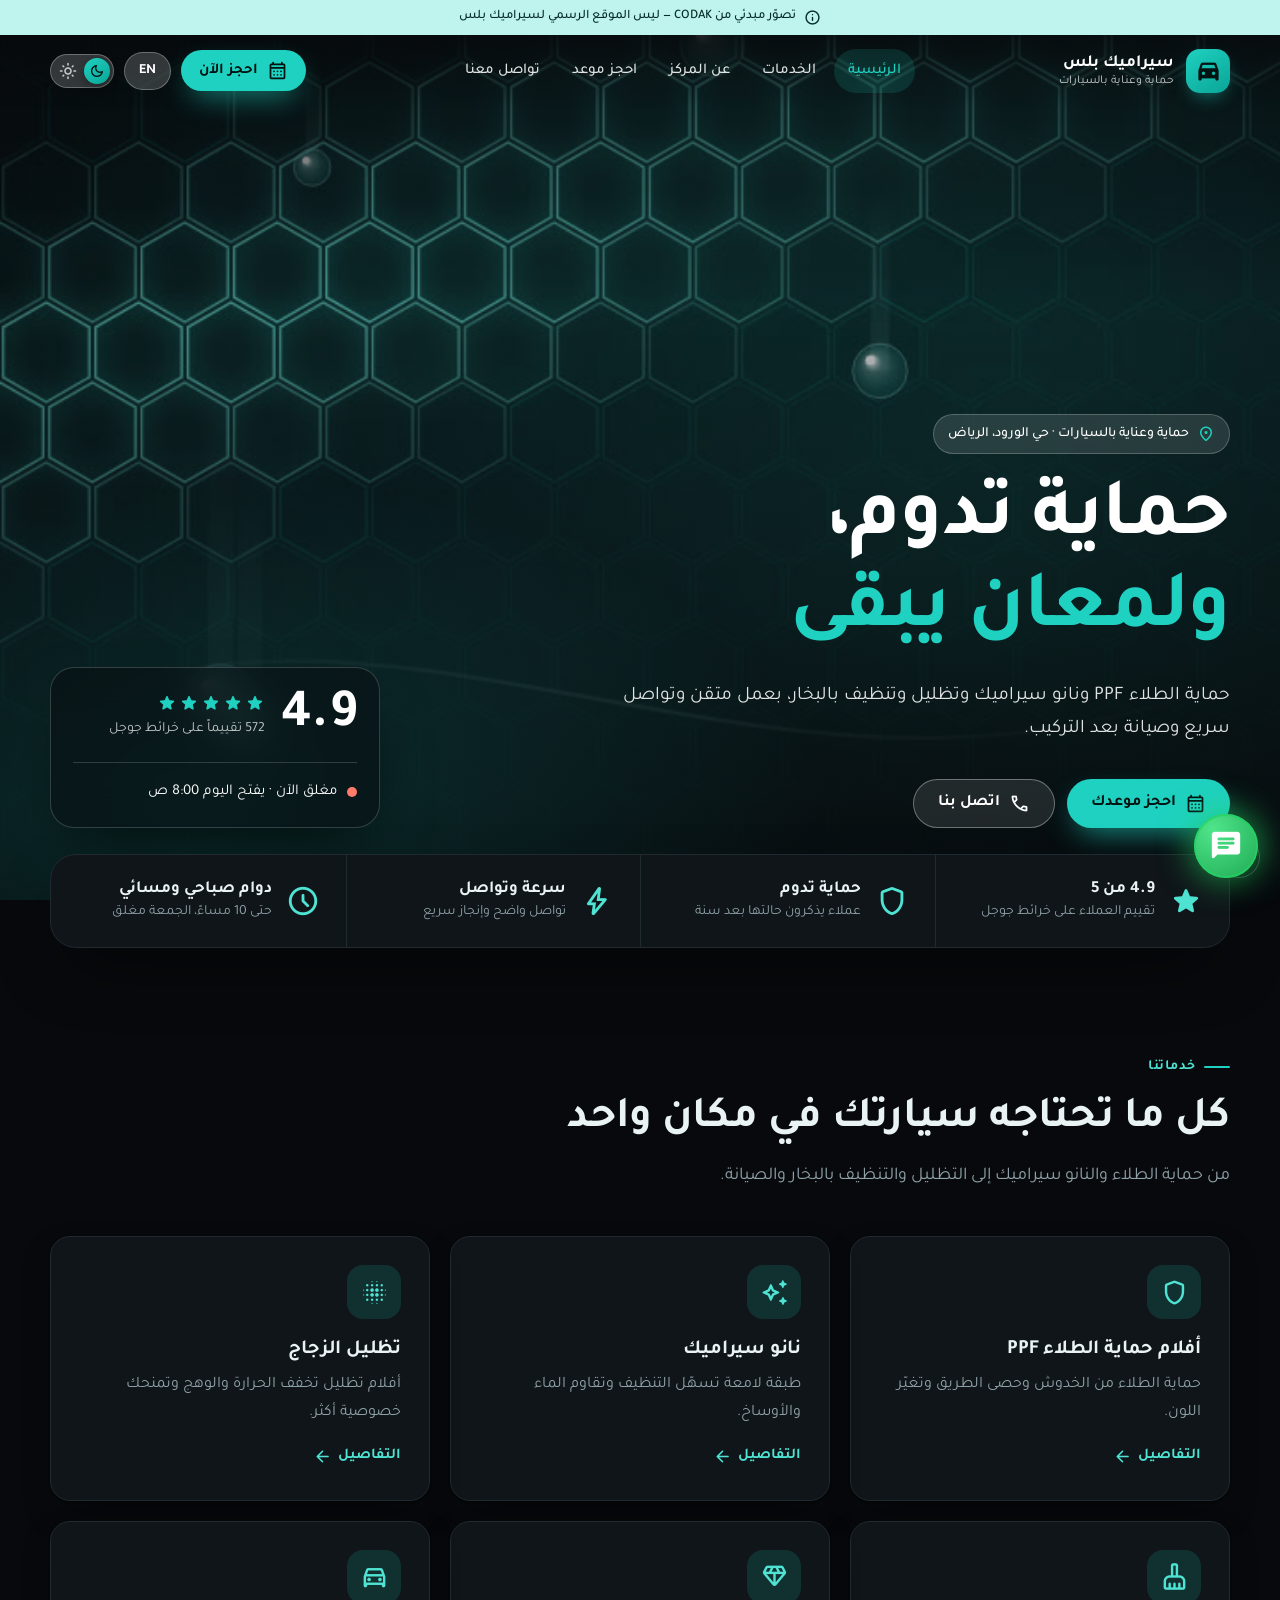
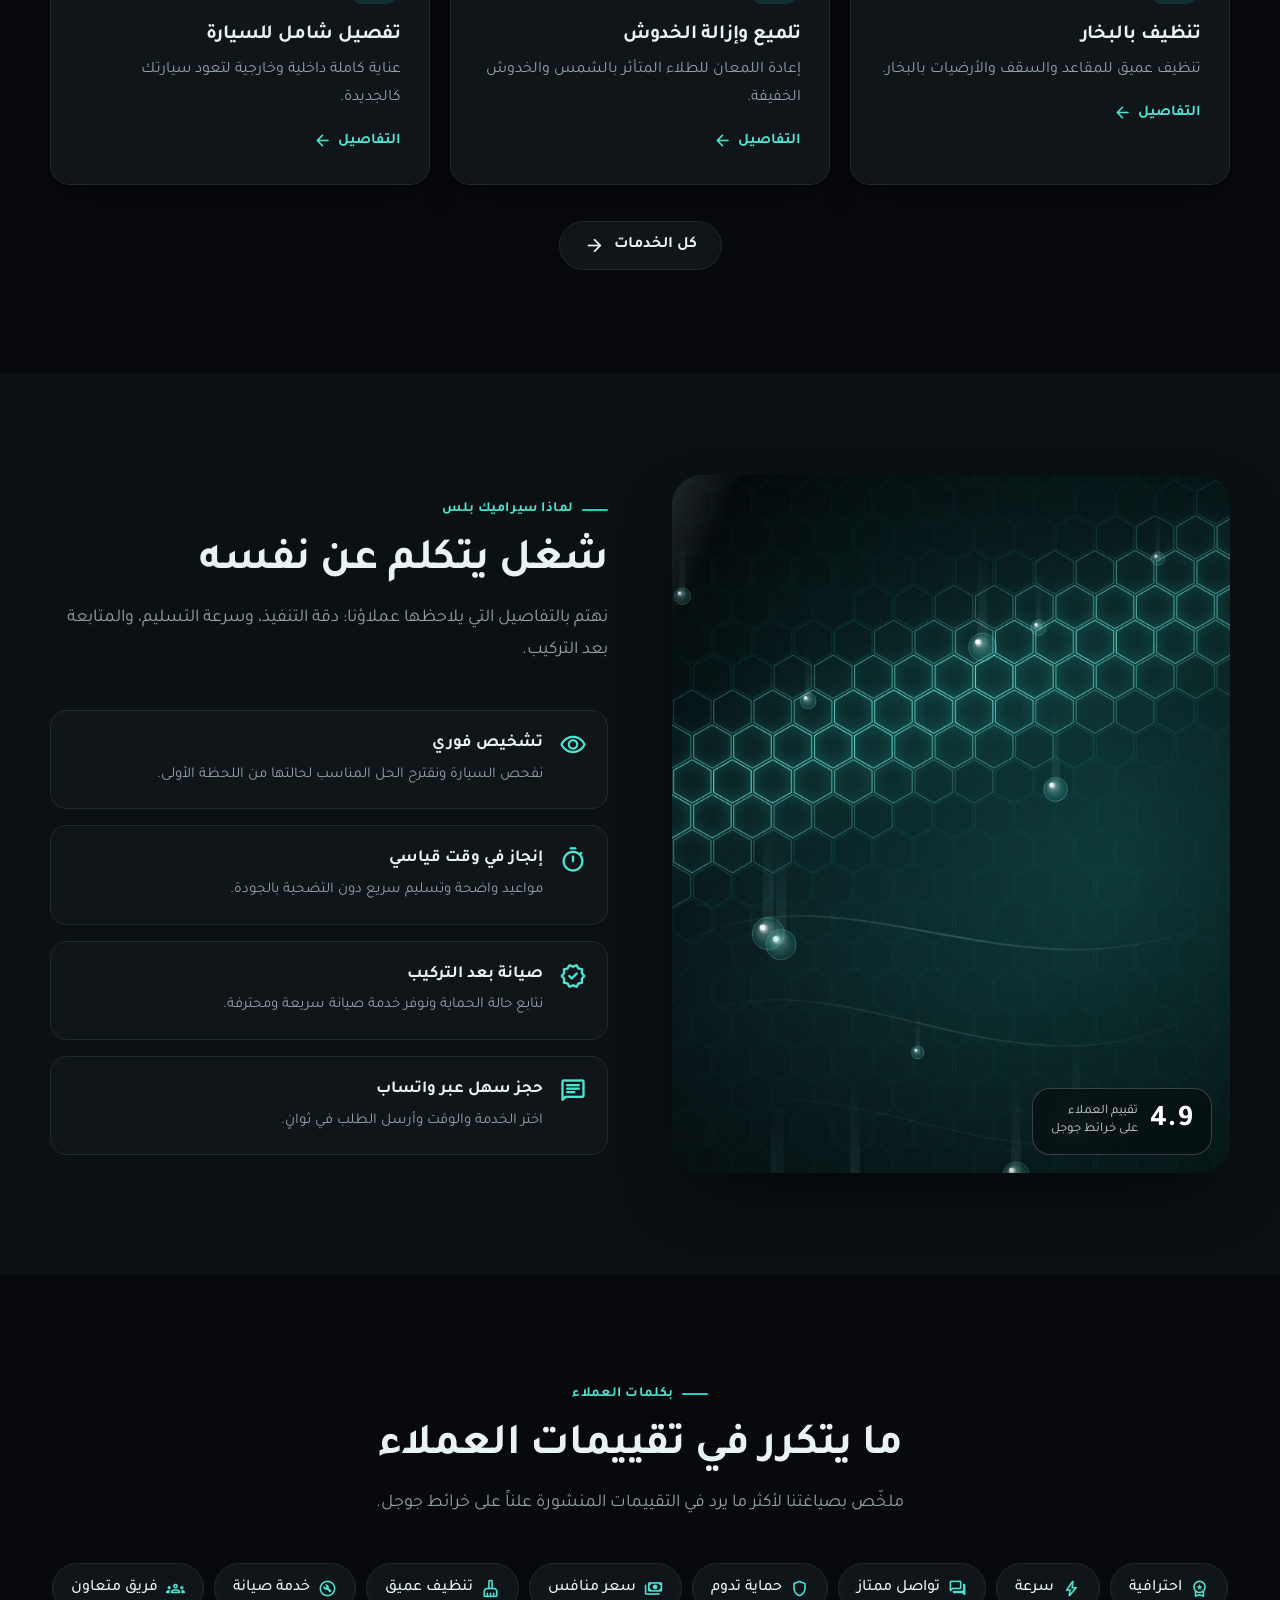
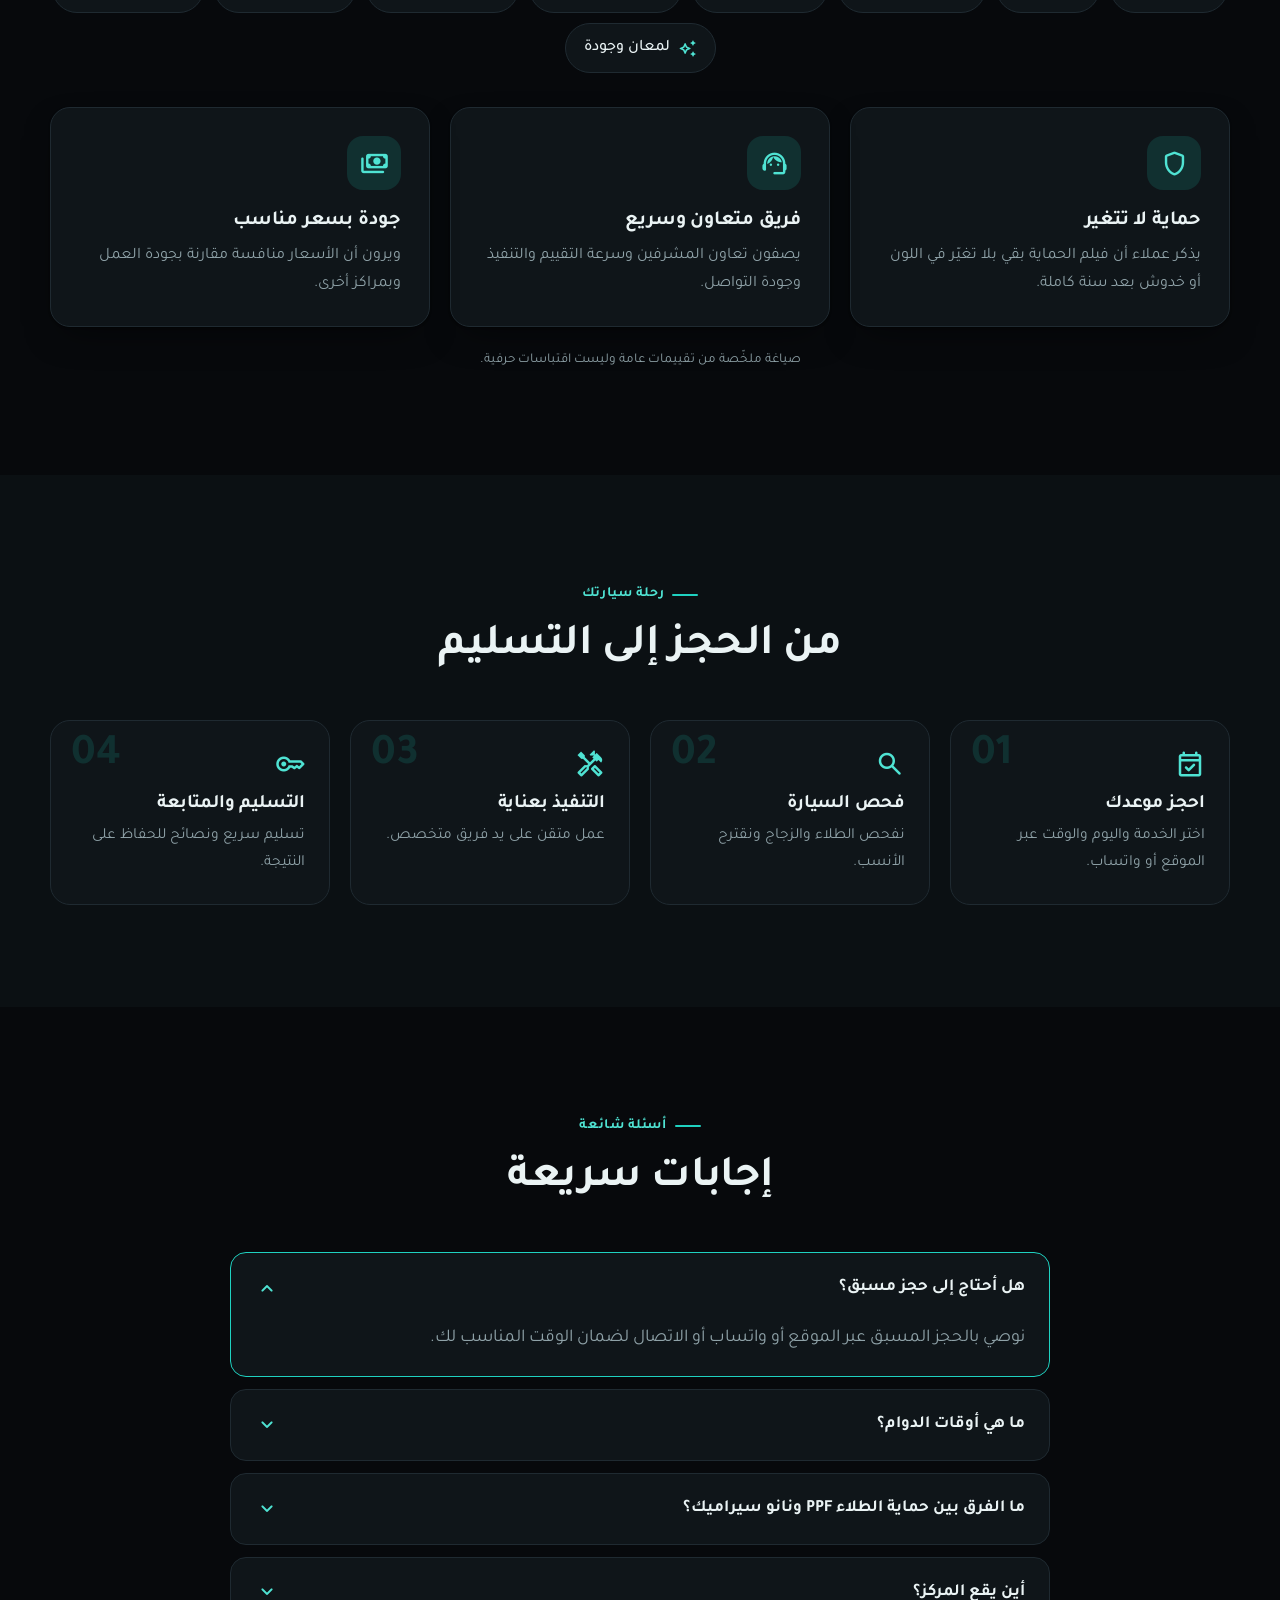
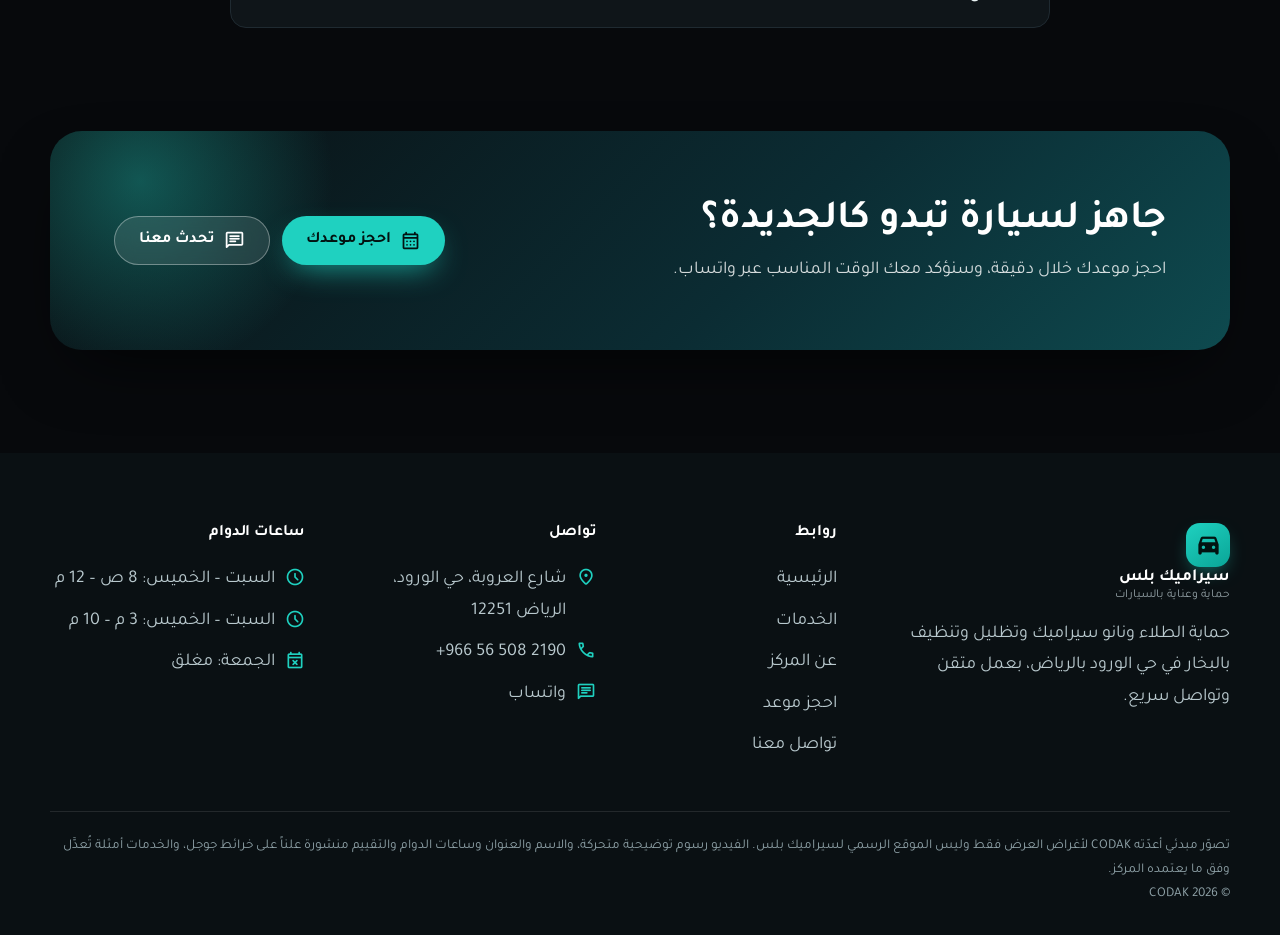
<file: index.html>
<!doctype html>
<html lang="ar" dir="rtl" data-theme="dark">
<head>
<meta charset="utf-8">
<meta name="viewport" content="width=device-width,initial-scale=1,viewport-fit=cover">
<title data-ar="سيراميك بلس — حماية الطلاء ونانو سيراميك وتظليل في الرياض" data-en="Ceramic Plus — Paint Protection, Nano-Ceramic &amp; Tint in Riyadh">سيراميك بلس — حماية الطلاء ونانو سيراميك وتظليل في الرياض</title>
<meta name="description" content="تصوّر مبدئي لموقع سيراميك بلس للعناية بالسيارات في حي الورود بالرياض.">
<meta name="robots" content="noindex,nofollow">
<meta name="theme-color" content="#07090c">
<link rel="stylesheet" href="assets/style.css">
<script>(function(){var d=document.documentElement;d.className+=' js';try{var t=localStorage.getItem('cw-theme');d.setAttribute('data-theme',t==='light'?'light':'dark');if(localStorage.getItem('cw-lang')==='en'){d.lang='en';d.dir='ltr'}}catch(e){}})();</script>
</head>
<body>
<a class="skip" href="#main"><span data-ar="تخطَّ إلى المحتوى" data-en="Skip to content">تخطَّ إلى المحتوى</span></a>
<div class="site-top">
<div class="notice"><span class="ms" aria-hidden="true">info</span><span data-ar="تصوّر مبدئي من CODAK — ليس الموقع الرسمي لسيراميك بلس" data-en="Concept preview by CODAK — not the official Ceramic Plus website">تصوّر مبدئي من CODAK — ليس الموقع الرسمي لسيراميك بلس</span></div>
<header class="site-header"><div class="container bar">
<a class="brand" href="index.html" aria-label="سيراميك بلس"><span class="brand-mark"><span class="ms fill" aria-hidden="true">directions_car</span></span><span class="brand-text"><b><span data-ar="سيراميك بلس" data-en="Ceramic Plus">سيراميك بلس</span></b><small><span data-ar="حماية وعناية بالسيارات" data-en="Car Protection &amp; Detailing">حماية وعناية بالسيارات</span></small></span></a>
<nav class="nav" id="nav" data-aria-ar="التنقل الرئيسي" data-aria-en="Main navigation" aria-label="التنقل الرئيسي"><a href="index.html" aria-current="page"><span data-ar="الرئيسية" data-en="Home">الرئيسية</span></a><a href="services.html"><span data-ar="الخدمات" data-en="Services">الخدمات</span></a><a href="about.html"><span data-ar="عن المركز" data-en="About">عن المركز</span></a><a href="booking.html"><span data-ar="احجز موعد" data-en="Book">احجز موعد</span></a><a href="contact.html"><span data-ar="تواصل معنا" data-en="Contact">تواصل معنا</span></a></nav>
<div class="tools">
<a class="btn btn-amber btn-sm header-cta" href="booking.html"><span class="ms" aria-hidden="true">calendar_month</span><span data-ar="احجز الآن" data-en="Book now">احجز الآن</span></a>
<button class="lang-btn" id="langBtn" type="button">EN</button>
<button class="theme-switch" id="themeSwitch" type="button" role="switch" aria-checked="true" aria-label="الوضع الداكن"><span class="ms i-sun" aria-hidden="true">light_mode</span><span class="ms i-moon" aria-hidden="true">dark_mode</span><span class="knob"><span class="ms k-sun" aria-hidden="true">light_mode</span><span class="ms k-moon" aria-hidden="true">dark_mode</span></span></button>
<button class="menu-btn" id="menuBtn" type="button" aria-expanded="false" aria-controls="nav" data-aria-ar="القائمة" data-aria-en="Menu" aria-label="القائمة"><span class="ms" aria-hidden="true">menu</span></button>
</div></div></header></div>
<main id="main"><section class="hero">
<video class="hero-media" id="heroVideo" muted loop playsinline autoplay preload="metadata" aria-hidden="true"></video>
<button class="vid-toggle" id="vidToggle" type="button" aria-label="إيقاف الفيديو"><span class="ms" aria-hidden="true">pause</span></button>
<div class="hero-in">
<div>
<span class="eyebrow"><span class="ms" aria-hidden="true">place</span><span data-ar="حماية وعناية بالسيارات · حي الورود، الرياض" data-en="Car protection &amp; detailing · Al Wurud, Riyadh">حماية وعناية بالسيارات · حي الورود، الرياض</span></span>
<h1><span data-html data-ar="حماية تدوم، &lt;em&gt;ولمعان يبقى&lt;/em&gt;" data-en="Protection that lasts, &lt;em&gt;shine that stays&lt;/em&gt;">حماية تدوم، <em>ولمعان يبقى</em></span></h1>
<p class="lead"><span data-ar="حماية الطلاء PPF ونانو سيراميك وتظليل وتنظيف بالبخار، بعمل متقن وتواصل سريع وصيانة بعد التركيب." data-en="Paint protection film, nano-ceramic, window tint and steam cleaning — careful work, quick communication and upkeep after fitting.">حماية الطلاء PPF ونانو سيراميك وتظليل وتنظيف بالبخار، بعمل متقن وتواصل سريع وصيانة بعد التركيب.</span></p>
<div class="cta-row"><a class="btn btn-amber" href="booking.html"><span class="ms" aria-hidden="true">calendar_month</span><span data-ar="احجز موعدك" data-en="Book your slot">احجز موعدك</span></a><a class="btn btn-glass" href="tel:+966565082190"><span class="ms" aria-hidden="true">call</span><span data-ar="اتصل بنا" data-en="Call us">اتصل بنا</span></a></div>
</div>
<aside class="hero-card" aria-label="تقييم العملاء">
<div class="score"><b class="ltr">4.9</b><div><div class="stars"><span class="ms fill" aria-hidden="true">star</span><span class="ms fill" aria-hidden="true">star</span><span class="ms fill" aria-hidden="true">star</span><span class="ms fill" aria-hidden="true">star</span><span class="ms fill" aria-hidden="true">star</span></div><small><span data-ar="572 تقييماً على خرائط جوجل" data-en="572 reviews on Google Maps">572 تقييماً على خرائط جوجل</span></small></div></div>
<div class="status" id="openStatus"><span class="dot"></span><span class="txt"></span></div>
</aside>
</div>
<span class="ms scroll-cue" aria-hidden="true">keyboard_double_arrow_down</span>
</section>
<section class="trust"><div class="container"><div class="trust-in reveal" style="--d:0.00s"><div class="trust-item"><span class="ms fill" aria-hidden="true">star</span><div><b><span data-ar="4.9 من 5" data-en="4.9 out of 5">4.9 من 5</span></b><small><span data-ar="تقييم العملاء على خرائط جوجل" data-en="Customer rating on Google Maps">تقييم العملاء على خرائط جوجل</span></small></div></div><div class="trust-item"><span class="ms" aria-hidden="true">shield</span><div><b><span data-ar="حماية تدوم" data-en="Lasting protection">حماية تدوم</span></b><small><span data-ar="عملاء يذكرون حالتها بعد سنة" data-en="Customers mention how it holds up after a year">عملاء يذكرون حالتها بعد سنة</span></small></div></div><div class="trust-item"><span class="ms" aria-hidden="true">bolt</span><div><b><span data-ar="سرعة وتواصل" data-en="Fast &amp; responsive">سرعة وتواصل</span></b><small><span data-ar="تواصل واضح وإنجاز سريع" data-en="Clear communication, quick turnaround">تواصل واضح وإنجاز سريع</span></small></div></div><div class="trust-item"><span class="ms" aria-hidden="true">schedule</span><div><b><span data-ar="دوام صباحي ومسائي" data-en="Morning &amp; evening">دوام صباحي ومسائي</span></b><small><span data-ar="حتى 10 مساءً، الجمعة مغلق" data-en="Until 10 PM, closed Fridays">حتى 10 مساءً، الجمعة مغلق</span></small></div></div></div></div></section><section class="section"><div class="container"><div class="sec-head reveal" style="--d:0.00s"><span class="kicker" data-ar="خدماتنا" data-en="Our services">خدماتنا</span><h2 data-ar="كل ما تحتاجه سيارتك في مكان واحد" data-en="Everything your car needs, in one place">كل ما تحتاجه سيارتك في مكان واحد</h2><p data-ar="من حماية الطلاء والنانو سيراميك إلى التظليل والتنظيف بالبخار والصيانة." data-en="From paint protection and nano-ceramic to tint, steam cleaning and upkeep.">من حماية الطلاء والنانو سيراميك إلى التظليل والتنظيف بالبخار والصيانة.</p></div><div class="grid g3"><article class="card reveal" style="--d:0.00s"><div class="ico"><span class="ms" aria-hidden="true">shield</span></div><h3><span data-ar="أفلام حماية الطلاء PPF" data-en="Paint protection film (PPF)">أفلام حماية الطلاء PPF</span></h3><p><span data-ar="حماية الطلاء من الخدوش وحصى الطريق وتغيّر اللون." data-en="Shield your paint from scratches, road chips and discolouration.">حماية الطلاء من الخدوش وحصى الطريق وتغيّر اللون.</span></p><a class="more" href="services.html"><span data-ar="التفاصيل" data-en="Learn more">التفاصيل</span><span class="ms" aria-hidden="true">arrow_forward</span></a></article><article class="card reveal" style="--d:0.08s"><div class="ico"><span class="ms" aria-hidden="true">auto_awesome</span></div><h3><span data-ar="نانو سيراميك" data-en="Nano-ceramic coating">نانو سيراميك</span></h3><p><span data-ar="طبقة لامعة تسهّل التنظيف وتقاوم الماء والأوساخ." data-en="A glossy layer that repels water and dirt and makes washing easier.">طبقة لامعة تسهّل التنظيف وتقاوم الماء والأوساخ.</span></p><a class="more" href="services.html"><span data-ar="التفاصيل" data-en="Learn more">التفاصيل</span><span class="ms" aria-hidden="true">arrow_forward</span></a></article><article class="card reveal" style="--d:0.16s"><div class="ico"><span class="ms" aria-hidden="true">blur_on</span></div><h3><span data-ar="تظليل الزجاج" data-en="Window tint">تظليل الزجاج</span></h3><p><span data-ar="أفلام تظليل تخفف الحرارة والوهج وتمنحك خصوصية أكثر." data-en="Tint films that cut heat and glare and add privacy.">أفلام تظليل تخفف الحرارة والوهج وتمنحك خصوصية أكثر.</span></p><a class="more" href="services.html"><span data-ar="التفاصيل" data-en="Learn more">التفاصيل</span><span class="ms" aria-hidden="true">arrow_forward</span></a></article><article class="card reveal" style="--d:0.00s"><div class="ico"><span class="ms" aria-hidden="true">cleaning_services</span></div><h3><span data-ar="تنظيف بالبخار" data-en="Steam cleaning">تنظيف بالبخار</span></h3><p><span data-ar="تنظيف عميق للمقاعد والسقف والأرضيات بالبخار." data-en="Deep steam cleaning for seats, headliner and floors.">تنظيف عميق للمقاعد والسقف والأرضيات بالبخار.</span></p><a class="more" href="services.html"><span data-ar="التفاصيل" data-en="Learn more">التفاصيل</span><span class="ms" aria-hidden="true">arrow_forward</span></a></article><article class="card reveal" style="--d:0.08s"><div class="ico"><span class="ms" aria-hidden="true">diamond</span></div><h3><span data-ar="تلميع وإزالة الخدوش" data-en="Polishing &amp; scratch removal">تلميع وإزالة الخدوش</span></h3><p><span data-ar="إعادة اللمعان للطلاء المتأثر بالشمس والخدوش الخفيفة." data-en="Bring back gloss to sun-dulled paint and light scratches.">إعادة اللمعان للطلاء المتأثر بالشمس والخدوش الخفيفة.</span></p><a class="more" href="services.html"><span data-ar="التفاصيل" data-en="Learn more">التفاصيل</span><span class="ms" aria-hidden="true">arrow_forward</span></a></article><article class="card reveal" style="--d:0.16s"><div class="ico"><span class="ms" aria-hidden="true">directions_car</span></div><h3><span data-ar="تفصيل شامل للسيارة" data-en="Full detailing">تفصيل شامل للسيارة</span></h3><p><span data-ar="عناية كاملة داخلية وخارجية لتعود سيارتك كالجديدة." data-en="Complete interior and exterior care to make your car feel new again.">عناية كاملة داخلية وخارجية لتعود سيارتك كالجديدة.</span></p><a class="more" href="services.html"><span data-ar="التفاصيل" data-en="Learn more">التفاصيل</span><span class="ms" aria-hidden="true">arrow_forward</span></a></article></div><div style="text-align:center;margin-top:36px"><a class="btn btn-outline" href="services.html"><span data-ar="كل الخدمات" data-en="All services">كل الخدمات</span><span class="ms" aria-hidden="true">arrow_forward</span></a></div></div></section><section class="section alt"><div class="container split"><div class="media-card reveal" style="--d:0.00s"><img src="assets/poster-mobile.jpg" alt="" loading="lazy"><div class="float-badge"><b class="ltr">4.9</b><small><span data-html data-ar="تقييم العملاء&lt;br&gt;على خرائط جوجل" data-en="Customer rating&lt;br&gt;on Google Maps">تقييم العملاء<br>على خرائط جوجل</span></small></div></div><div><div class="sec-head reveal" style="--d:0.00s"><span class="kicker" data-ar="لماذا سيراميك بلس" data-en="Why Ceramic Plus">لماذا سيراميك بلس</span><h2 data-ar="شغل يتكلم عن نفسه" data-en="Work that speaks for itself">شغل يتكلم عن نفسه</h2><p data-ar="نهتم بالتفاصيل التي يلاحظها عملاؤنا: دقة التنفيذ، وسرعة التسليم، والمتابعة بعد التركيب." data-en="We care about what customers notice: precise fitting, quick turnaround and upkeep after the job.">نهتم بالتفاصيل التي يلاحظها عملاؤنا: دقة التنفيذ، وسرعة التسليم، والمتابعة بعد التركيب.</p></div><div class="points"><div class="point reveal" style="--d:0.00s"><span class="ms" aria-hidden="true">visibility</span><div><b><span data-ar="تشخيص فوري" data-en="Quick diagnosis">تشخيص فوري</span></b><span class="d"><span data-ar="نفحص السيارة ونقترح الحل المناسب لحالتها من اللحظة الأولى." data-en="We look over the car and suggest the right fix from the first minute.">نفحص السيارة ونقترح الحل المناسب لحالتها من اللحظة الأولى.</span></span></div></div><div class="point reveal" style="--d:0.08s"><span class="ms" aria-hidden="true">timer</span><div><b><span data-ar="إنجاز في وقت قياسي" data-en="Fast completion">إنجاز في وقت قياسي</span></b><span class="d"><span data-ar="مواعيد واضحة وتسليم سريع دون التضحية بالجودة." data-en="Clear timings and quick delivery without cutting corners.">مواعيد واضحة وتسليم سريع دون التضحية بالجودة.</span></span></div></div><div class="point reveal" style="--d:0.16s"><span class="ms" aria-hidden="true">verified</span><div><b><span data-ar="صيانة بعد التركيب" data-en="Upkeep after fitting">صيانة بعد التركيب</span></b><span class="d"><span data-ar="نتابع حالة الحماية ونوفر خدمة صيانة سريعة ومحترفة." data-en="We follow up on the protection with fast, professional upkeep.">نتابع حالة الحماية ونوفر خدمة صيانة سريعة ومحترفة.</span></span></div></div><div class="point reveal" style="--d:0.24s"><span class="ms" aria-hidden="true">chat</span><div><b><span data-ar="حجز سهل عبر واتساب" data-en="Easy booking on WhatsApp">حجز سهل عبر واتساب</span></b><span class="d"><span data-ar="اختر الخدمة والوقت وأرسل الطلب في ثوانٍ." data-en="Pick a service and time and send the request in seconds.">اختر الخدمة والوقت وأرسل الطلب في ثوانٍ.</span></span></div></div></div></div></div></section><section class="section"><div class="container"><div class="sec-head center reveal" style="--d:0.00s"><span class="kicker" data-ar="بكلمات العملاء" data-en="In customers&#x27; words">بكلمات العملاء</span><h2 data-ar="ما يتكرر في تقييمات العملاء" data-en="What customers keep mentioning">ما يتكرر في تقييمات العملاء</h2><p data-ar="ملخّص بصياغتنا لأكثر ما يرد في التقييمات المنشورة علناً على خرائط جوجل." data-en="Our summary of what comes up most in publicly posted Google Maps reviews.">ملخّص بصياغتنا لأكثر ما يرد في التقييمات المنشورة علناً على خرائط جوجل.</p></div><div class="chips reveal" style="--d:0.00s"><span class="chip"><span class="ms" aria-hidden="true">workspace_premium</span><span data-ar="احترافية" data-en="Professionalism">احترافية</span></span><span class="chip"><span class="ms" aria-hidden="true">bolt</span><span data-ar="سرعة" data-en="Speed">سرعة</span></span><span class="chip"><span class="ms" aria-hidden="true">forum</span><span data-ar="تواصل ممتاز" data-en="Great communication">تواصل ممتاز</span></span><span class="chip"><span class="ms" aria-hidden="true">shield</span><span data-ar="حماية تدوم" data-en="Protection that lasts">حماية تدوم</span></span><span class="chip"><span class="ms" aria-hidden="true">payments</span><span data-ar="سعر منافس" data-en="Competitive price">سعر منافس</span></span><span class="chip"><span class="ms" aria-hidden="true">cleaning_services</span><span data-ar="تنظيف عميق" data-en="Deep cleaning">تنظيف عميق</span></span><span class="chip"><span class="ms" aria-hidden="true">build_circle</span><span data-ar="خدمة صيانة" data-en="Upkeep service">خدمة صيانة</span></span><span class="chip"><span class="ms" aria-hidden="true">groups</span><span data-ar="فريق متعاون" data-en="Helpful team">فريق متعاون</span></span><span class="chip"><span class="ms" aria-hidden="true">auto_awesome</span><span data-ar="لمعان وجودة" data-en="Shine and quality">لمعان وجودة</span></span></div><div class="grid g3"><div class="card reveal" style="--d:0.00s"><div class="ico"><span class="ms" aria-hidden="true">shield</span></div><h3><span data-ar="حماية لا تتغير" data-en="Protection that holds">حماية لا تتغير</span></h3><p><span data-ar="يذكر عملاء أن فيلم الحماية بقي بلا تغيّر في اللون أو خدوش بعد سنة كاملة." data-en="Customers mention the film showing no discolouration or scratches after a full year.">يذكر عملاء أن فيلم الحماية بقي بلا تغيّر في اللون أو خدوش بعد سنة كاملة.</span></p></div><div class="card reveal" style="--d:0.08s"><div class="ico"><span class="ms" aria-hidden="true">support_agent</span></div><h3><span data-ar="فريق متعاون وسريع" data-en="A quick, helpful team">فريق متعاون وسريع</span></h3><p><span data-ar="يصفون تعاون المشرفين وسرعة التقييم والتنفيذ وجودة التواصل." data-en="They describe helpful supervisors, quick assessment and good communication.">يصفون تعاون المشرفين وسرعة التقييم والتنفيذ وجودة التواصل.</span></p></div><div class="card reveal" style="--d:0.16s"><div class="ico"><span class="ms" aria-hidden="true">payments</span></div><h3><span data-ar="جودة بسعر مناسب" data-en="Good work, fair price">جودة بسعر مناسب</span></h3><p><span data-ar="ويرون أن الأسعار منافسة مقارنة بجودة العمل وبمراكز أخرى." data-en="And they see the pricing as competitive for the quality compared with other shops.">ويرون أن الأسعار منافسة مقارنة بجودة العمل وبمراكز أخرى.</span></p></div></div><p class="note"><span data-ar="صياغة ملخّصة من تقييمات عامة وليست اقتباسات حرفية." data-en="Paraphrased from public reviews — not verbatim quotes.">صياغة ملخّصة من تقييمات عامة وليست اقتباسات حرفية.</span></p></div></section><section class="section alt"><div class="container"><div class="sec-head center reveal" style="--d:0.00s"><span class="kicker" data-ar="رحلة سيارتك" data-en="Your car&#x27;s visit">رحلة سيارتك</span><h2 data-ar="من الحجز إلى التسليم" data-en="From booking to handover">من الحجز إلى التسليم</h2></div><div class="grid g4 steps"><div class="step reveal" style="--d:0.00s"><span class="ms" aria-hidden="true">event_available</span><h3><span data-ar="احجز موعدك" data-en="Book a slot">احجز موعدك</span></h3><p><span data-ar="اختر الخدمة واليوم والوقت عبر الموقع أو واتساب." data-en="Choose a service, day and time on the site or on WhatsApp.">اختر الخدمة واليوم والوقت عبر الموقع أو واتساب.</span></p></div><div class="step reveal" style="--d:0.08s"><span class="ms" aria-hidden="true">search</span><h3><span data-ar="فحص السيارة" data-en="Inspection">فحص السيارة</span></h3><p><span data-ar="نفحص الطلاء والزجاج ونقترح الأنسب." data-en="We inspect paint and glass and suggest what fits.">نفحص الطلاء والزجاج ونقترح الأنسب.</span></p></div><div class="step reveal" style="--d:0.16s"><span class="ms" aria-hidden="true">handyman</span><h3><span data-ar="التنفيذ بعناية" data-en="Careful work">التنفيذ بعناية</span></h3><p><span data-ar="عمل متقن على يد فريق متخصص." data-en="Careful work by a specialist team.">عمل متقن على يد فريق متخصص.</span></p></div><div class="step reveal" style="--d:0.24s"><span class="ms" aria-hidden="true">key</span><h3><span data-ar="التسليم والمتابعة" data-en="Handover &amp; upkeep">التسليم والمتابعة</span></h3><p><span data-ar="تسليم سريع ونصائح للحفاظ على النتيجة." data-en="Quick handover and tips to keep the result.">تسليم سريع ونصائح للحفاظ على النتيجة.</span></p></div></div></div></section><section class="section"><div class="container"><div class="sec-head center reveal" style="--d:0.00s"><span class="kicker" data-ar="أسئلة شائعة" data-en="FAQ">أسئلة شائعة</span><h2 data-ar="إجابات سريعة" data-en="Quick answers">إجابات سريعة</h2></div><div class="faq"><details class="reveal" style="--d:0.00s" open><summary><span data-ar="هل أحتاج إلى حجز مسبق؟" data-en="Do I need to book in advance?">هل أحتاج إلى حجز مسبق؟</span><span class="ms" aria-hidden="true">expand_more</span></summary><div class="ans"><span data-ar="نوصي بالحجز المسبق عبر الموقع أو واتساب أو الاتصال لضمان الوقت المناسب لك." data-en="We recommend booking through the site, on WhatsApp or by phone so we can reserve a suitable time.">نوصي بالحجز المسبق عبر الموقع أو واتساب أو الاتصال لضمان الوقت المناسب لك.</span></div></details><details class="reveal" style="--d:0.08s"><summary><span data-ar="ما هي أوقات الدوام؟" data-en="What are your opening hours?">ما هي أوقات الدوام؟</span><span class="ms" aria-hidden="true">expand_more</span></summary><div class="ans"><span data-ar="من السبت إلى الخميس من 8 صباحاً حتى 12 ظهراً، ومن 3 عصراً حتى 10 مساءً، والجمعة مغلق." data-en="Saturday to Thursday 8 AM – 12 PM and 3 PM – 10 PM, closed on Friday.">من السبت إلى الخميس من 8 صباحاً حتى 12 ظهراً، ومن 3 عصراً حتى 10 مساءً، والجمعة مغلق.</span></div></details><details class="reveal" style="--d:0.16s"><summary><span data-ar="ما الفرق بين حماية الطلاء PPF ونانو سيراميك؟" data-en="PPF or nano-ceramic — what&#x27;s the difference?">ما الفرق بين حماية الطلاء PPF ونانو سيراميك؟</span><span class="ms" aria-hidden="true">expand_more</span></summary><div class="ans"><span data-ar="الفيلم يحمي من الخدوش وحصى الطريق، والنانو سيراميك يمنح لمعاناً ويسهّل التنظيف. نقترح لك الأنسب بعد فحص سيارتك." data-en="Film guards against scratches and road chips; ceramic adds gloss and makes washing easier. We&#x27;ll recommend what suits your car after inspecting it.">الفيلم يحمي من الخدوش وحصى الطريق، والنانو سيراميك يمنح لمعاناً ويسهّل التنظيف. نقترح لك الأنسب بعد فحص سيارتك.</span></div></details><details class="reveal" style="--d:0.24s"><summary><span data-ar="أين يقع المركز؟" data-en="Where are you located?">أين يقع المركز؟</span><span class="ms" aria-hidden="true">expand_more</span></summary><div class="ans"><span data-ar="في شارع العروبة، حي الورود، الرياض 12251." data-en="On Al Oroba Street, Al Wurud, Riyadh 12251.">في شارع العروبة، حي الورود، الرياض 12251.</span></div></details></div></div></section><section class="section" style="padding-top:0"><div class="container"><div class="cta-band reveal" style="--d:0.00s">
<div><h2><span data-ar="جاهز لسيارة تبدو كالجديدة؟" data-en="Ready for a car that looks new?">جاهز لسيارة تبدو كالجديدة؟</span></h2><p><span data-ar="احجز موعدك خلال دقيقة، وسنؤكد معك الوقت المناسب عبر واتساب." data-en="Book in under a minute and we&#x27;ll confirm a suitable time with you on WhatsApp.">احجز موعدك خلال دقيقة، وسنؤكد معك الوقت المناسب عبر واتساب.</span></p></div>
<div class="cta-row"><a class="btn btn-amber" href="booking.html"><span class="ms" aria-hidden="true">calendar_month</span><span data-ar="احجز موعدك" data-en="Book your slot">احجز موعدك</span></a><a class="btn btn-glass" href="https://wa.me/966565082190" target="_blank" rel="noopener"><span class="ms" aria-hidden="true">chat</span><span data-ar="تحدث معنا" data-en="Chat with us">تحدث معنا</span></a></div>
</div></div></section>
</main><footer class="footer"><div class="container">
<div class="f-grid">
<div><a class="brand" href="index.html" style="padding:0"><span class="brand-mark"><span class="ms fill" aria-hidden="true">directions_car</span></span><span class="brand-text"><b><span data-ar="سيراميك بلس" data-en="Ceramic Plus">سيراميك بلس</span></b><small><span data-ar="حماية وعناية بالسيارات" data-en="Car Protection &amp; Detailing">حماية وعناية بالسيارات</span></small></span></a>
<p style="margin-top:16px;max-width:330px"><span data-ar="حماية الطلاء ونانو سيراميك وتظليل وتنظيف بالبخار في حي الورود بالرياض، بعمل متقن وتواصل سريع." data-en="Paint protection film, nano-ceramic, window tint and steam cleaning in Al Wurud, Riyadh — careful work and quick communication.">حماية الطلاء ونانو سيراميك وتظليل وتنظيف بالبخار في حي الورود بالرياض، بعمل متقن وتواصل سريع.</span></p></div>
<div><h4><span data-ar="روابط" data-en="Links">روابط</span></h4><a href="index.html"><span data-ar="الرئيسية" data-en="Home">الرئيسية</span></a><a href="services.html"><span data-ar="الخدمات" data-en="Services">الخدمات</span></a><a href="about.html"><span data-ar="عن المركز" data-en="About">عن المركز</span></a><a href="booking.html"><span data-ar="احجز موعد" data-en="Book">احجز موعد</span></a><a href="contact.html"><span data-ar="تواصل معنا" data-en="Contact">تواصل معنا</span></a></div>
<div><h4><span data-ar="تواصل" data-en="Contact">تواصل</span></h4>
<div class="f-line"><span class="ms" aria-hidden="true">place</span><span><span data-ar="شارع العروبة، حي الورود، الرياض 12251" data-en="Al Oroba St, Al Wurud, Riyadh 12251">شارع العروبة، حي الورود، الرياض 12251</span></span></div>
<div class="f-line"><span class="ms" aria-hidden="true">call</span><a href="tel:+966565082190" style="padding:0"><span class="ltr">+966 56 508 2190</span></a></div>
<div class="f-line"><span class="ms" aria-hidden="true">chat</span><a href="https://wa.me/966565082190" target="_blank" rel="noopener" style="padding:0"><span data-ar="واتساب" data-en="WhatsApp">واتساب</span></a></div></div>
<div><h4><span data-ar="ساعات الدوام" data-en="Opening hours">ساعات الدوام</span></h4>
<div class="f-line"><span class="ms" aria-hidden="true">schedule</span><span><span data-ar="السبت – الخميس: 8 ص – 12 م" data-en="Sat – Thu: 8 AM – 12 PM">السبت – الخميس: 8 ص – 12 م</span></span></div>
<div class="f-line"><span class="ms" aria-hidden="true">schedule</span><span><span data-ar="السبت – الخميس: 3 م – 10 م" data-en="Sat – Thu: 3 PM – 10 PM">السبت – الخميس: 3 م – 10 م</span></span></div>
<div class="f-line"><span class="ms" aria-hidden="true">event_busy</span><span><span data-ar="الجمعة: مغلق" data-en="Friday: closed">الجمعة: مغلق</span></span></div></div>
</div>
<div class="f-bottom"><span data-ar="تصوّر مبدئي أعدّته CODAK لأغراض العرض فقط وليس الموقع الرسمي لسيراميك بلس. الفيديو رسوم توضيحية متحركة، والاسم والعنوان وساعات الدوام والتقييم منشورة علناً على خرائط جوجل، والخدمات أمثلة تُعدَّل وفق ما يعتمده المركز." data-en="A concept preview prepared by CODAK for presentation only — not the official Ceramic Plus website. The video is an illustrative animation; the name, address, hours and rating are publicly listed on Google Maps, and services are samples to be adjusted to what the centre confirms.">تصوّر مبدئي أعدّته CODAK لأغراض العرض فقط وليس الموقع الرسمي لسيراميك بلس. الفيديو رسوم توضيحية متحركة، والاسم والعنوان وساعات الدوام والتقييم منشورة علناً على خرائط جوجل، والخدمات أمثلة تُعدَّل وفق ما يعتمده المركز.</span><br>© <span id="year">2026</span> CODAK</div>
</div></footer>
<a class="wa" href="https://wa.me/966565082190" target="_blank" rel="noopener" data-aria-ar="تواصل عبر واتساب" data-aria-en="Chat on WhatsApp" aria-label="تواصل عبر واتساب"><span class="ms" aria-hidden="true">chat</span><span class="wa-tip"><span data-ar="تواصل عبر واتساب" data-en="Chat on WhatsApp">تواصل عبر واتساب</span></span></a>
<div class="toast" id="toast" role="status" aria-live="polite"><span class="ms" aria-hidden="true">info</span><span class="t"></span></div>
<script src="assets/app.js"></script>
</body></html>
</file>
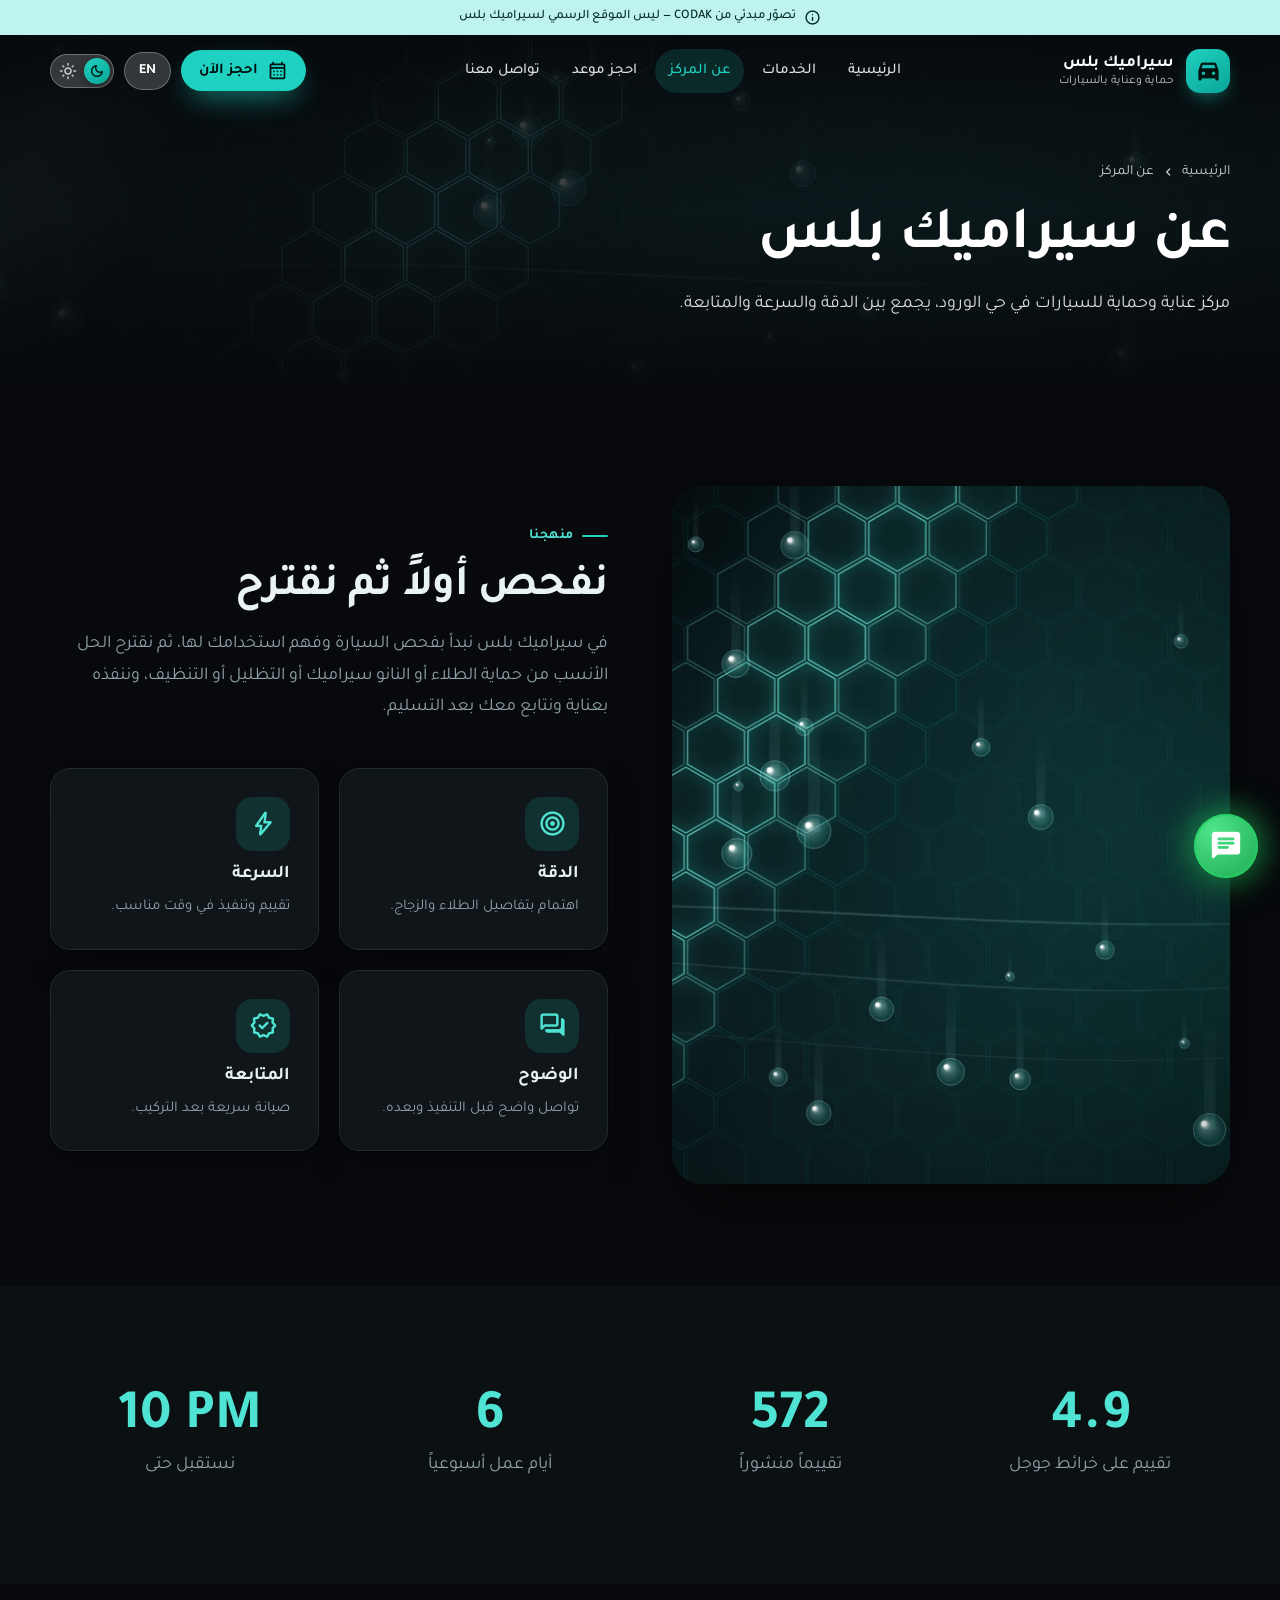
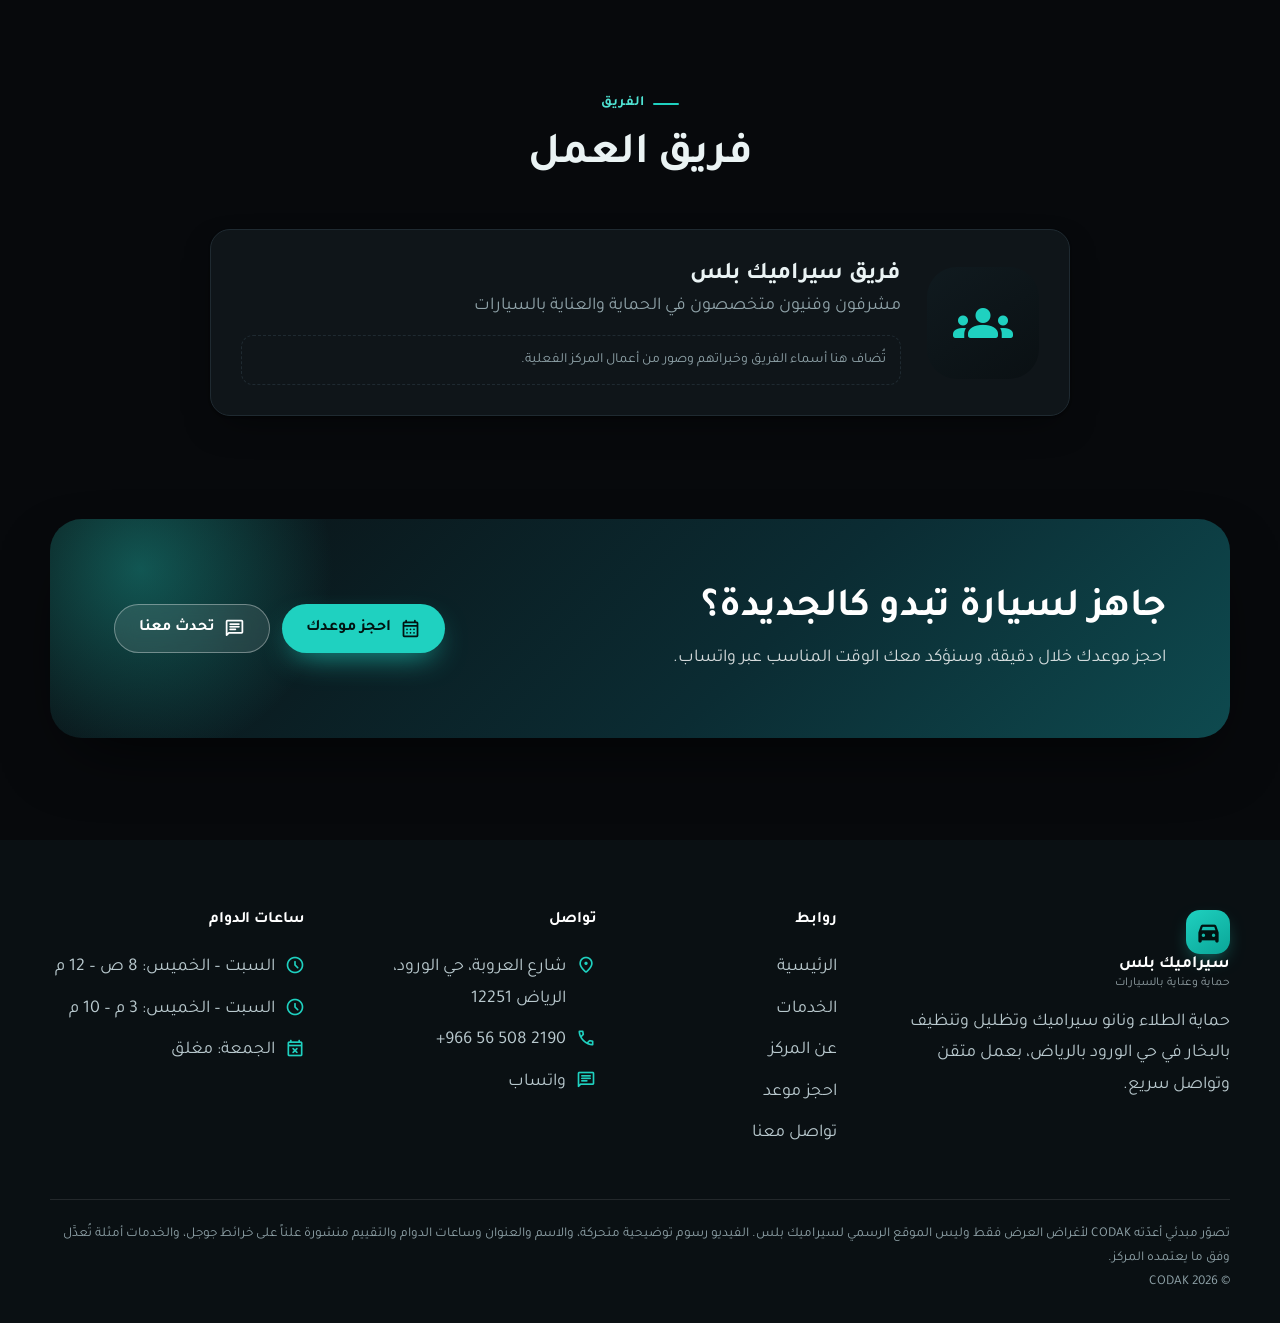
<file: about.html>
<!doctype html>
<html lang="ar" dir="rtl" data-theme="dark">
<head>
<meta charset="utf-8">
<meta name="viewport" content="width=device-width,initial-scale=1,viewport-fit=cover">
<title data-ar="عن المركز — سيراميك بلس" data-en="About — Ceramic Plus">عن المركز — سيراميك بلس</title>
<meta name="description" content="نبذة عن سيراميك بلس للعناية بالسيارات.">
<meta name="robots" content="noindex,nofollow">
<meta name="theme-color" content="#07090c">
<link rel="stylesheet" href="assets/style.css">
<script>(function(){var d=document.documentElement;d.className+=' js';try{var t=localStorage.getItem('cw-theme');d.setAttribute('data-theme',t==='light'?'light':'dark');if(localStorage.getItem('cw-lang')==='en'){d.lang='en';d.dir='ltr'}}catch(e){}})();</script>
</head>
<body>
<a class="skip" href="#main"><span data-ar="تخطَّ إلى المحتوى" data-en="Skip to content">تخطَّ إلى المحتوى</span></a>
<div class="site-top">
<div class="notice"><span class="ms" aria-hidden="true">info</span><span data-ar="تصوّر مبدئي من CODAK — ليس الموقع الرسمي لسيراميك بلس" data-en="Concept preview by CODAK — not the official Ceramic Plus website">تصوّر مبدئي من CODAK — ليس الموقع الرسمي لسيراميك بلس</span></div>
<header class="site-header"><div class="container bar">
<a class="brand" href="index.html" aria-label="سيراميك بلس"><span class="brand-mark"><span class="ms fill" aria-hidden="true">directions_car</span></span><span class="brand-text"><b><span data-ar="سيراميك بلس" data-en="Ceramic Plus">سيراميك بلس</span></b><small><span data-ar="حماية وعناية بالسيارات" data-en="Car Protection &amp; Detailing">حماية وعناية بالسيارات</span></small></span></a>
<nav class="nav" id="nav" data-aria-ar="التنقل الرئيسي" data-aria-en="Main navigation" aria-label="التنقل الرئيسي"><a href="index.html"><span data-ar="الرئيسية" data-en="Home">الرئيسية</span></a><a href="services.html"><span data-ar="الخدمات" data-en="Services">الخدمات</span></a><a href="about.html" aria-current="page"><span data-ar="عن المركز" data-en="About">عن المركز</span></a><a href="booking.html"><span data-ar="احجز موعد" data-en="Book">احجز موعد</span></a><a href="contact.html"><span data-ar="تواصل معنا" data-en="Contact">تواصل معنا</span></a></nav>
<div class="tools">
<a class="btn btn-amber btn-sm header-cta" href="booking.html"><span class="ms" aria-hidden="true">calendar_month</span><span data-ar="احجز الآن" data-en="Book now">احجز الآن</span></a>
<button class="lang-btn" id="langBtn" type="button">EN</button>
<button class="theme-switch" id="themeSwitch" type="button" role="switch" aria-checked="true" aria-label="الوضع الداكن"><span class="ms i-sun" aria-hidden="true">light_mode</span><span class="ms i-moon" aria-hidden="true">dark_mode</span><span class="knob"><span class="ms k-sun" aria-hidden="true">light_mode</span><span class="ms k-moon" aria-hidden="true">dark_mode</span></span></button>
<button class="menu-btn" id="menuBtn" type="button" aria-expanded="false" aria-controls="nav" data-aria-ar="القائمة" data-aria-en="Menu" aria-label="القائمة"><span class="ms" aria-hidden="true">menu</span></button>
</div></div></header></div>
<main id="main"><section class="page-hero"><div class="container">
<div class="crumbs"><a href="index.html"><span data-ar="الرئيسية" data-en="Home">الرئيسية</span></a><span class="ms" aria-hidden="true">chevron_right</span><span><span data-ar="عن المركز" data-en="About">عن المركز</span></span></div>
<h1><span data-ar="عن سيراميك بلس" data-en="About Ceramic Plus">عن سيراميك بلس</span></h1><p><span data-ar="مركز عناية وحماية للسيارات في حي الورود، يجمع بين الدقة والسرعة والمتابعة." data-en="A car protection and care centre in Al Wurud that combines precision, speed and follow-up.">مركز عناية وحماية للسيارات في حي الورود، يجمع بين الدقة والسرعة والمتابعة.</span></p></div></section>
<section class="section"><div class="container split"><div class="media-card reveal" style="--d:0.00s"><img src="assets/poster-laptop.jpg" alt="" loading="lazy" style="object-position:60% 50%"></div><div><div class="sec-head reveal" style="--d:0.00s"><span class="kicker" data-ar="منهجنا" data-en="Our approach">منهجنا</span><h2 data-ar="نفحص أولاً ثم نقترح" data-en="We inspect first, then recommend">نفحص أولاً ثم نقترح</h2><p data-ar="في سيراميك بلس نبدأ بفحص السيارة وفهم استخدامك لها، ثم نقترح الحل الأنسب من حماية الطلاء أو النانو سيراميك أو التظليل أو التنظيف، وننفذه بعناية ونتابع معك بعد التسليم." data-en="At Ceramic Plus we start by inspecting the car and understanding how you use it, then recommend the right mix of film, ceramic, tint or cleaning — fitted carefully and followed up after handover.">في سيراميك بلس نبدأ بفحص السيارة وفهم استخدامك لها، ثم نقترح الحل الأنسب من حماية الطلاء أو النانو سيراميك أو التظليل أو التنظيف، وننفذه بعناية ونتابع معك بعد التسليم.</p></div><div class="grid g2"><div class="card reveal" style="--d:0.00s" style="padding:22px"><div class="ico" style="margin-bottom:12px"><span class="ms" aria-hidden="true">target</span></div><h3 style="font-size:18px"><span data-ar="الدقة" data-en="Precision">الدقة</span></h3><p style="font-size:15px"><span data-ar="اهتمام بتفاصيل الطلاء والزجاج." data-en="Attention to paint and glass detail.">اهتمام بتفاصيل الطلاء والزجاج.</span></p></div><div class="card reveal" style="--d:0.08s" style="padding:22px"><div class="ico" style="margin-bottom:12px"><span class="ms" aria-hidden="true">bolt</span></div><h3 style="font-size:18px"><span data-ar="السرعة" data-en="Speed">السرعة</span></h3><p style="font-size:15px"><span data-ar="تقييم وتنفيذ في وقت مناسب." data-en="Quick assessment and turnaround.">تقييم وتنفيذ في وقت مناسب.</span></p></div><div class="card reveal" style="--d:0.16s" style="padding:22px"><div class="ico" style="margin-bottom:12px"><span class="ms" aria-hidden="true">forum</span></div><h3 style="font-size:18px"><span data-ar="الوضوح" data-en="Clarity">الوضوح</span></h3><p style="font-size:15px"><span data-ar="تواصل واضح قبل التنفيذ وبعده." data-en="Clear communication before and after.">تواصل واضح قبل التنفيذ وبعده.</span></p></div><div class="card reveal" style="--d:0.24s" style="padding:22px"><div class="ico" style="margin-bottom:12px"><span class="ms" aria-hidden="true">verified</span></div><h3 style="font-size:18px"><span data-ar="المتابعة" data-en="Follow-up">المتابعة</span></h3><p style="font-size:15px"><span data-ar="صيانة سريعة بعد التركيب." data-en="Fast upkeep after fitting.">صيانة سريعة بعد التركيب.</span></p></div></div></div></div></section><section class="section alt"><div class="container"><div class="grid g4"><div class="stat reveal" style="--d:0.00s"><b class="ltr">4.9</b><span><span data-ar="تقييم على خرائط جوجل" data-en="Google Maps rating">تقييم على خرائط جوجل</span></span></div><div class="stat reveal" style="--d:0.08s"><b class="ltr">572</b><span><span data-ar="تقييماً منشوراً" data-en="published reviews">تقييماً منشوراً</span></span></div><div class="stat reveal" style="--d:0.16s"><b class="ltr">6</b><span><span data-ar="أيام عمل أسبوعياً" data-en="days open a week">أيام عمل أسبوعياً</span></span></div><div class="stat reveal" style="--d:0.24s"><b class="ltr">10 PM</b><span><span data-ar="نستقبل حتى" data-en="open until">نستقبل حتى</span></span></div></div></div></section><section class="section"><div class="container" style="max-width:860px"><div class="sec-head center reveal" style="--d:0.00s"><span class="kicker" data-ar="الفريق" data-en="The team">الفريق</span><h2 data-ar="فريق العمل" data-en="Our team">فريق العمل</h2></div><div class="doctor reveal" style="--d:0.00s"><div class="avatar"><span class="ms fill" aria-hidden="true">groups</span></div><div><h3 style="font-size:24px"><span data-ar="فريق سيراميك بلس" data-en="The Ceramic Plus team">فريق سيراميك بلس</span></h3><p style="color:var(--mute)"><span data-ar="مشرفون وفنيون متخصصون في الحماية والعناية بالسيارات" data-en="Supervisors and technicians specialised in protection and detailing">مشرفون وفنيون متخصصون في الحماية والعناية بالسيارات</span></p><div class="placeholder"><span data-ar="تُضاف هنا أسماء الفريق وخبراتهم وصور من أعمال المركز الفعلية." data-en="Team names, experience and photos of the centre&#x27;s real work are added here.">تُضاف هنا أسماء الفريق وخبراتهم وصور من أعمال المركز الفعلية.</span></div></div></div></div></section><section class="section" style="padding-top:0"><div class="container"><div class="cta-band reveal" style="--d:0.00s">
<div><h2><span data-ar="جاهز لسيارة تبدو كالجديدة؟" data-en="Ready for a car that looks new?">جاهز لسيارة تبدو كالجديدة؟</span></h2><p><span data-ar="احجز موعدك خلال دقيقة، وسنؤكد معك الوقت المناسب عبر واتساب." data-en="Book in under a minute and we&#x27;ll confirm a suitable time with you on WhatsApp.">احجز موعدك خلال دقيقة، وسنؤكد معك الوقت المناسب عبر واتساب.</span></p></div>
<div class="cta-row"><a class="btn btn-amber" href="booking.html"><span class="ms" aria-hidden="true">calendar_month</span><span data-ar="احجز موعدك" data-en="Book your slot">احجز موعدك</span></a><a class="btn btn-glass" href="https://wa.me/966565082190" target="_blank" rel="noopener"><span class="ms" aria-hidden="true">chat</span><span data-ar="تحدث معنا" data-en="Chat with us">تحدث معنا</span></a></div>
</div></div></section>
</main><footer class="footer"><div class="container">
<div class="f-grid">
<div><a class="brand" href="index.html" style="padding:0"><span class="brand-mark"><span class="ms fill" aria-hidden="true">directions_car</span></span><span class="brand-text"><b><span data-ar="سيراميك بلس" data-en="Ceramic Plus">سيراميك بلس</span></b><small><span data-ar="حماية وعناية بالسيارات" data-en="Car Protection &amp; Detailing">حماية وعناية بالسيارات</span></small></span></a>
<p style="margin-top:16px;max-width:330px"><span data-ar="حماية الطلاء ونانو سيراميك وتظليل وتنظيف بالبخار في حي الورود بالرياض، بعمل متقن وتواصل سريع." data-en="Paint protection film, nano-ceramic, window tint and steam cleaning in Al Wurud, Riyadh — careful work and quick communication.">حماية الطلاء ونانو سيراميك وتظليل وتنظيف بالبخار في حي الورود بالرياض، بعمل متقن وتواصل سريع.</span></p></div>
<div><h4><span data-ar="روابط" data-en="Links">روابط</span></h4><a href="index.html"><span data-ar="الرئيسية" data-en="Home">الرئيسية</span></a><a href="services.html"><span data-ar="الخدمات" data-en="Services">الخدمات</span></a><a href="about.html"><span data-ar="عن المركز" data-en="About">عن المركز</span></a><a href="booking.html"><span data-ar="احجز موعد" data-en="Book">احجز موعد</span></a><a href="contact.html"><span data-ar="تواصل معنا" data-en="Contact">تواصل معنا</span></a></div>
<div><h4><span data-ar="تواصل" data-en="Contact">تواصل</span></h4>
<div class="f-line"><span class="ms" aria-hidden="true">place</span><span><span data-ar="شارع العروبة، حي الورود، الرياض 12251" data-en="Al Oroba St, Al Wurud, Riyadh 12251">شارع العروبة، حي الورود، الرياض 12251</span></span></div>
<div class="f-line"><span class="ms" aria-hidden="true">call</span><a href="tel:+966565082190" style="padding:0"><span class="ltr">+966 56 508 2190</span></a></div>
<div class="f-line"><span class="ms" aria-hidden="true">chat</span><a href="https://wa.me/966565082190" target="_blank" rel="noopener" style="padding:0"><span data-ar="واتساب" data-en="WhatsApp">واتساب</span></a></div></div>
<div><h4><span data-ar="ساعات الدوام" data-en="Opening hours">ساعات الدوام</span></h4>
<div class="f-line"><span class="ms" aria-hidden="true">schedule</span><span><span data-ar="السبت – الخميس: 8 ص – 12 م" data-en="Sat – Thu: 8 AM – 12 PM">السبت – الخميس: 8 ص – 12 م</span></span></div>
<div class="f-line"><span class="ms" aria-hidden="true">schedule</span><span><span data-ar="السبت – الخميس: 3 م – 10 م" data-en="Sat – Thu: 3 PM – 10 PM">السبت – الخميس: 3 م – 10 م</span></span></div>
<div class="f-line"><span class="ms" aria-hidden="true">event_busy</span><span><span data-ar="الجمعة: مغلق" data-en="Friday: closed">الجمعة: مغلق</span></span></div></div>
</div>
<div class="f-bottom"><span data-ar="تصوّر مبدئي أعدّته CODAK لأغراض العرض فقط وليس الموقع الرسمي لسيراميك بلس. الفيديو رسوم توضيحية متحركة، والاسم والعنوان وساعات الدوام والتقييم منشورة علناً على خرائط جوجل، والخدمات أمثلة تُعدَّل وفق ما يعتمده المركز." data-en="A concept preview prepared by CODAK for presentation only — not the official Ceramic Plus website. The video is an illustrative animation; the name, address, hours and rating are publicly listed on Google Maps, and services are samples to be adjusted to what the centre confirms.">تصوّر مبدئي أعدّته CODAK لأغراض العرض فقط وليس الموقع الرسمي لسيراميك بلس. الفيديو رسوم توضيحية متحركة، والاسم والعنوان وساعات الدوام والتقييم منشورة علناً على خرائط جوجل، والخدمات أمثلة تُعدَّل وفق ما يعتمده المركز.</span><br>© <span id="year">2026</span> CODAK</div>
</div></footer>
<a class="wa" href="https://wa.me/966565082190" target="_blank" rel="noopener" data-aria-ar="تواصل عبر واتساب" data-aria-en="Chat on WhatsApp" aria-label="تواصل عبر واتساب"><span class="ms" aria-hidden="true">chat</span><span class="wa-tip"><span data-ar="تواصل عبر واتساب" data-en="Chat on WhatsApp">تواصل عبر واتساب</span></span></a>
<div class="toast" id="toast" role="status" aria-live="polite"><span class="ms" aria-hidden="true">info</span><span class="t"></span></div>
<script src="assets/app.js"></script>
</body></html>
</file>
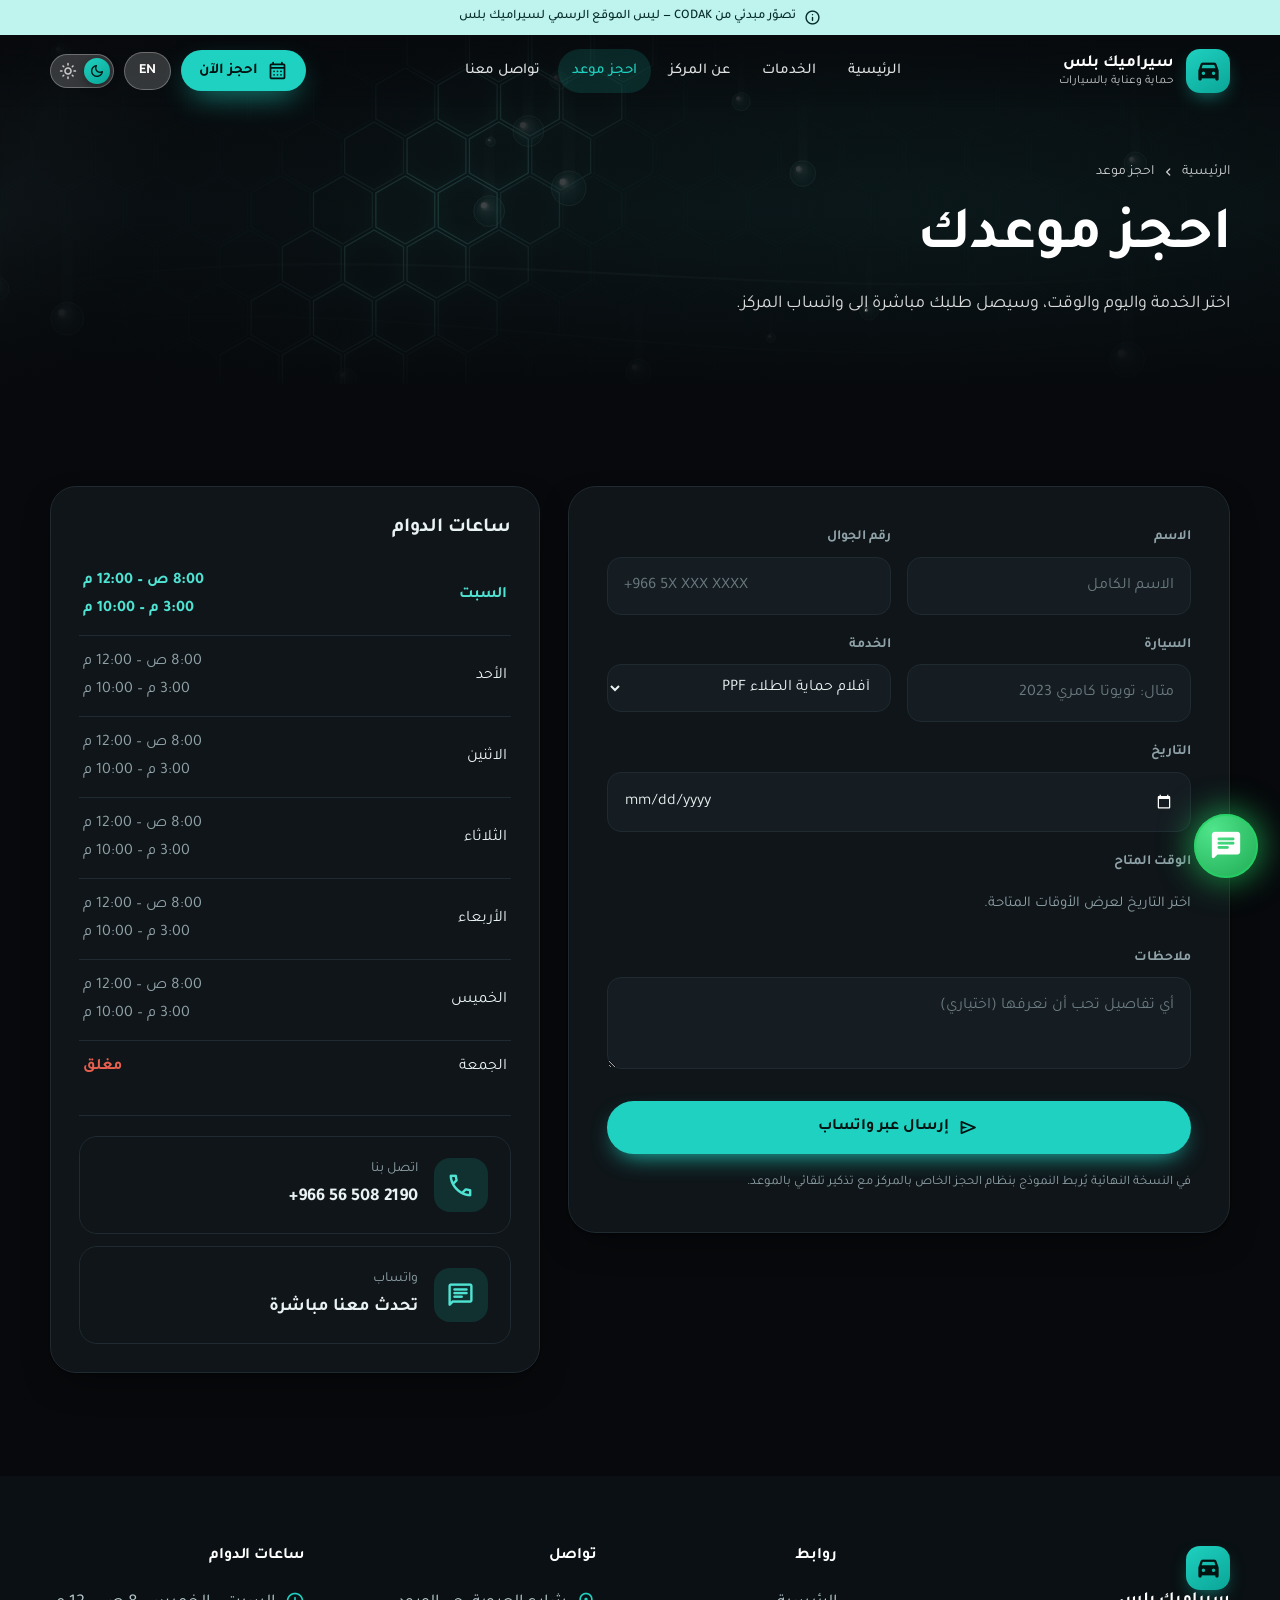
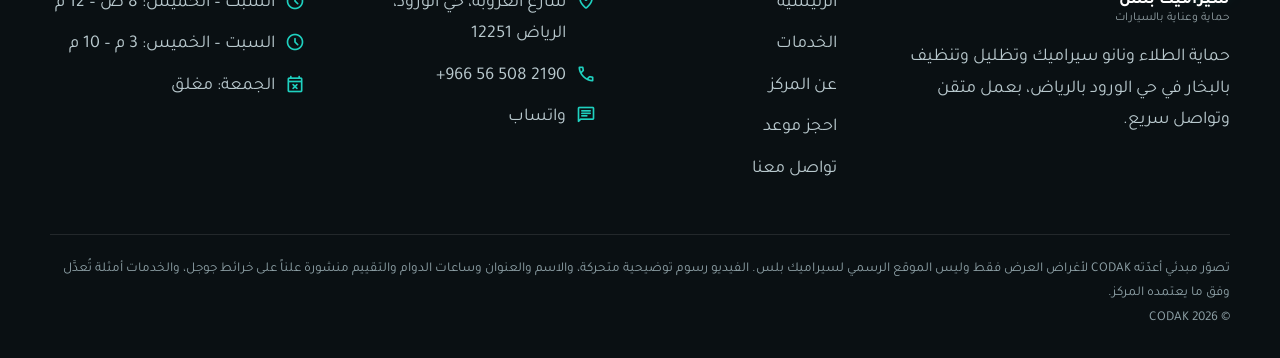
<file: booking.html>
<!doctype html>
<html lang="ar" dir="rtl" data-theme="dark">
<head>
<meta charset="utf-8">
<meta name="viewport" content="width=device-width,initial-scale=1,viewport-fit=cover">
<title data-ar="احجز موعد — سيراميك بلس" data-en="Book — Ceramic Plus">احجز موعد — سيراميك بلس</title>
<meta name="description" content="احجز موعدك في سيراميك بلس.">
<meta name="robots" content="noindex,nofollow">
<meta name="theme-color" content="#07090c">
<link rel="stylesheet" href="assets/style.css">
<script>(function(){var d=document.documentElement;d.className+=' js';try{var t=localStorage.getItem('cw-theme');d.setAttribute('data-theme',t==='light'?'light':'dark');if(localStorage.getItem('cw-lang')==='en'){d.lang='en';d.dir='ltr'}}catch(e){}})();</script>
</head>
<body>
<a class="skip" href="#main"><span data-ar="تخطَّ إلى المحتوى" data-en="Skip to content">تخطَّ إلى المحتوى</span></a>
<div class="site-top">
<div class="notice"><span class="ms" aria-hidden="true">info</span><span data-ar="تصوّر مبدئي من CODAK — ليس الموقع الرسمي لسيراميك بلس" data-en="Concept preview by CODAK — not the official Ceramic Plus website">تصوّر مبدئي من CODAK — ليس الموقع الرسمي لسيراميك بلس</span></div>
<header class="site-header"><div class="container bar">
<a class="brand" href="index.html" aria-label="سيراميك بلس"><span class="brand-mark"><span class="ms fill" aria-hidden="true">directions_car</span></span><span class="brand-text"><b><span data-ar="سيراميك بلس" data-en="Ceramic Plus">سيراميك بلس</span></b><small><span data-ar="حماية وعناية بالسيارات" data-en="Car Protection &amp; Detailing">حماية وعناية بالسيارات</span></small></span></a>
<nav class="nav" id="nav" data-aria-ar="التنقل الرئيسي" data-aria-en="Main navigation" aria-label="التنقل الرئيسي"><a href="index.html"><span data-ar="الرئيسية" data-en="Home">الرئيسية</span></a><a href="services.html"><span data-ar="الخدمات" data-en="Services">الخدمات</span></a><a href="about.html"><span data-ar="عن المركز" data-en="About">عن المركز</span></a><a href="booking.html" aria-current="page"><span data-ar="احجز موعد" data-en="Book">احجز موعد</span></a><a href="contact.html"><span data-ar="تواصل معنا" data-en="Contact">تواصل معنا</span></a></nav>
<div class="tools">
<a class="btn btn-amber btn-sm header-cta" href="booking.html"><span class="ms" aria-hidden="true">calendar_month</span><span data-ar="احجز الآن" data-en="Book now">احجز الآن</span></a>
<button class="lang-btn" id="langBtn" type="button">EN</button>
<button class="theme-switch" id="themeSwitch" type="button" role="switch" aria-checked="true" aria-label="الوضع الداكن"><span class="ms i-sun" aria-hidden="true">light_mode</span><span class="ms i-moon" aria-hidden="true">dark_mode</span><span class="knob"><span class="ms k-sun" aria-hidden="true">light_mode</span><span class="ms k-moon" aria-hidden="true">dark_mode</span></span></button>
<button class="menu-btn" id="menuBtn" type="button" aria-expanded="false" aria-controls="nav" data-aria-ar="القائمة" data-aria-en="Menu" aria-label="القائمة"><span class="ms" aria-hidden="true">menu</span></button>
</div></div></header></div>
<main id="main"><section class="page-hero"><div class="container">
<div class="crumbs"><a href="index.html"><span data-ar="الرئيسية" data-en="Home">الرئيسية</span></a><span class="ms" aria-hidden="true">chevron_right</span><span><span data-ar="احجز موعد" data-en="Book">احجز موعد</span></span></div>
<h1><span data-ar="احجز موعدك" data-en="Book your slot">احجز موعدك</span></h1><p><span data-ar="اختر الخدمة واليوم والوقت، وسيصل طلبك مباشرة إلى واتساب المركز." data-en="Choose a service, day and time, and your request goes straight to the centre&#x27;s WhatsApp.">اختر الخدمة واليوم والوقت، وسيصل طلبك مباشرة إلى واتساب المركز.</span></p></div></section>
<section class="section"><div class="container book">
<form class="form reveal" style="--d:0.00s" id="bookForm" novalidate>
<div class="row2">
<div class="field"><label for="bName"><span data-ar="الاسم" data-en="Name">الاسم</span></label><input id="bName" autocomplete="name" required data-ph-ar="الاسم الكامل" data-ph-en="Full name" placeholder="الاسم الكامل"></div>
<div class="field"><label for="bPhone"><span data-ar="رقم الجوال" data-en="Mobile">رقم الجوال</span></label><input id="bPhone" type="tel" inputmode="tel" autocomplete="tel" dir="ltr" required placeholder="+966 5X XXX XXXX"></div>
</div>
<div class="row2">
<div class="field"><label for="bCar"><span data-ar="السيارة" data-en="Car">السيارة</span></label><input id="bCar" data-ph-ar="مثال: تويوتا كامري 2023" data-ph-en="e.g. Toyota Camry 2023" placeholder="مثال: تويوتا كامري 2023"></div>
<div class="field"><label for="bService"><span data-ar="الخدمة" data-en="Service">الخدمة</span></label><select id="bService"><option value="0" data-ar="أفلام حماية الطلاء PPF" data-en="Paint protection film (PPF)">أفلام حماية الطلاء PPF</option><option value="1" data-ar="نانو سيراميك" data-en="Nano-ceramic coating">نانو سيراميك</option><option value="2" data-ar="تظليل الزجاج" data-en="Window tint">تظليل الزجاج</option><option value="3" data-ar="تنظيف بالبخار" data-en="Steam cleaning">تنظيف بالبخار</option><option value="4" data-ar="تلميع وإزالة الخدوش" data-en="Polishing &amp; scratch removal">تلميع وإزالة الخدوش</option><option value="5" data-ar="تفصيل شامل للسيارة" data-en="Full detailing">تفصيل شامل للسيارة</option><option value="6" data-ar="صيانة وفحص دوري" data-en="Maintenance &amp; checks">صيانة وفحص دوري</option><option value="7" data-ar="معالجة تلف الطلاء" data-en="Paint damage care">معالجة تلف الطلاء</option></select></div>
</div>
<div class="field"><label for="bDate"><span data-ar="التاريخ" data-en="Date">التاريخ</span></label><input id="bDate" type="date" required></div>
<div class="field"><label><span data-ar="الوقت المتاح" data-en="Available times">الوقت المتاح</span></label><div class="slots" id="slots" role="group"></div></div>
<div class="field"><label for="bNotes"><span data-ar="ملاحظات" data-en="Notes">ملاحظات</span></label><textarea id="bNotes" data-ph-ar="أي تفاصيل تحب أن نعرفها (اختياري)" data-ph-en="Anything we should know (optional)" placeholder="أي تفاصيل تحب أن نعرفها (اختياري)"></textarea></div>
<button class="btn btn-primary" type="submit"><span class="ms" aria-hidden="true">send</span><span data-ar="إرسال عبر واتساب" data-en="Send via WhatsApp">إرسال عبر واتساب</span></button>
<p class="fine"><span data-ar="في النسخة النهائية يُربط النموذج بنظام الحجز الخاص بالمركز مع تذكير تلقائي بالموعد." data-en="In the final version the form connects to the centre&#x27;s own booking system with automatic reminders.">في النسخة النهائية يُربط النموذج بنظام الحجز الخاص بالمركز مع تذكير تلقائي بالموعد.</span></p>
</form>
<aside class="side-card reveal" style="--d:0.08s">
<h3><span data-ar="ساعات الدوام" data-en="Opening hours">ساعات الدوام</span></h3><table class="hours"><tr data-d="6"><td><span data-ar="السبت" data-en="Saturday">السبت</span></td><td><span data-html data-ar="8:00 ص – 12:00 م&lt;br&gt;3:00 م – 10:00 م" data-en="8:00 AM – 12:00 PM&lt;br&gt;3:00 PM – 10:00 PM">8:00 ص – 12:00 م<br>3:00 م – 10:00 م</span></td></tr><tr data-d="0"><td><span data-ar="الأحد" data-en="Sunday">الأحد</span></td><td><span data-html data-ar="8:00 ص – 12:00 م&lt;br&gt;3:00 م – 10:00 م" data-en="8:00 AM – 12:00 PM&lt;br&gt;3:00 PM – 10:00 PM">8:00 ص – 12:00 م<br>3:00 م – 10:00 م</span></td></tr><tr data-d="1"><td><span data-ar="الاثنين" data-en="Monday">الاثنين</span></td><td><span data-html data-ar="8:00 ص – 12:00 م&lt;br&gt;3:00 م – 10:00 م" data-en="8:00 AM – 12:00 PM&lt;br&gt;3:00 PM – 10:00 PM">8:00 ص – 12:00 م<br>3:00 م – 10:00 م</span></td></tr><tr data-d="2"><td><span data-ar="الثلاثاء" data-en="Tuesday">الثلاثاء</span></td><td><span data-html data-ar="8:00 ص – 12:00 م&lt;br&gt;3:00 م – 10:00 م" data-en="8:00 AM – 12:00 PM&lt;br&gt;3:00 PM – 10:00 PM">8:00 ص – 12:00 م<br>3:00 م – 10:00 م</span></td></tr><tr data-d="3"><td><span data-ar="الأربعاء" data-en="Wednesday">الأربعاء</span></td><td><span data-html data-ar="8:00 ص – 12:00 م&lt;br&gt;3:00 م – 10:00 م" data-en="8:00 AM – 12:00 PM&lt;br&gt;3:00 PM – 10:00 PM">8:00 ص – 12:00 م<br>3:00 م – 10:00 م</span></td></tr><tr data-d="4"><td><span data-ar="الخميس" data-en="Thursday">الخميس</span></td><td><span data-html data-ar="8:00 ص – 12:00 م&lt;br&gt;3:00 م – 10:00 م" data-en="8:00 AM – 12:00 PM&lt;br&gt;3:00 PM – 10:00 PM">8:00 ص – 12:00 م<br>3:00 م – 10:00 م</span></td></tr><tr data-d="5"><td><span data-ar="الجمعة" data-en="Friday">الجمعة</span></td><td class="closed"><span data-ar="مغلق" data-en="Closed">مغلق</span></td></tr></table>
<div style="margin-top:22px;padding-top:20px;border-top:1px solid var(--line);display:grid;gap:12px">
<a class="info" href="tel:+966565082190"><div class="ico"><span class="ms" aria-hidden="true">call</span></div><div><small><span data-ar="اتصل بنا" data-en="Call us">اتصل بنا</span></small><b class="ltr">+966 56 508 2190</b></div></a>
<a class="info" href="https://wa.me/966565082190" target="_blank" rel="noopener"><div class="ico"><span class="ms" aria-hidden="true">chat</span></div><div><small><span data-ar="واتساب" data-en="WhatsApp">واتساب</span></small><b><span data-ar="تحدث معنا مباشرة" data-en="Message us directly">تحدث معنا مباشرة</span></b></div></a>
</div></aside>
</div></section>
</main><footer class="footer"><div class="container">
<div class="f-grid">
<div><a class="brand" href="index.html" style="padding:0"><span class="brand-mark"><span class="ms fill" aria-hidden="true">directions_car</span></span><span class="brand-text"><b><span data-ar="سيراميك بلس" data-en="Ceramic Plus">سيراميك بلس</span></b><small><span data-ar="حماية وعناية بالسيارات" data-en="Car Protection &amp; Detailing">حماية وعناية بالسيارات</span></small></span></a>
<p style="margin-top:16px;max-width:330px"><span data-ar="حماية الطلاء ونانو سيراميك وتظليل وتنظيف بالبخار في حي الورود بالرياض، بعمل متقن وتواصل سريع." data-en="Paint protection film, nano-ceramic, window tint and steam cleaning in Al Wurud, Riyadh — careful work and quick communication.">حماية الطلاء ونانو سيراميك وتظليل وتنظيف بالبخار في حي الورود بالرياض، بعمل متقن وتواصل سريع.</span></p></div>
<div><h4><span data-ar="روابط" data-en="Links">روابط</span></h4><a href="index.html"><span data-ar="الرئيسية" data-en="Home">الرئيسية</span></a><a href="services.html"><span data-ar="الخدمات" data-en="Services">الخدمات</span></a><a href="about.html"><span data-ar="عن المركز" data-en="About">عن المركز</span></a><a href="booking.html"><span data-ar="احجز موعد" data-en="Book">احجز موعد</span></a><a href="contact.html"><span data-ar="تواصل معنا" data-en="Contact">تواصل معنا</span></a></div>
<div><h4><span data-ar="تواصل" data-en="Contact">تواصل</span></h4>
<div class="f-line"><span class="ms" aria-hidden="true">place</span><span><span data-ar="شارع العروبة، حي الورود، الرياض 12251" data-en="Al Oroba St, Al Wurud, Riyadh 12251">شارع العروبة، حي الورود، الرياض 12251</span></span></div>
<div class="f-line"><span class="ms" aria-hidden="true">call</span><a href="tel:+966565082190" style="padding:0"><span class="ltr">+966 56 508 2190</span></a></div>
<div class="f-line"><span class="ms" aria-hidden="true">chat</span><a href="https://wa.me/966565082190" target="_blank" rel="noopener" style="padding:0"><span data-ar="واتساب" data-en="WhatsApp">واتساب</span></a></div></div>
<div><h4><span data-ar="ساعات الدوام" data-en="Opening hours">ساعات الدوام</span></h4>
<div class="f-line"><span class="ms" aria-hidden="true">schedule</span><span><span data-ar="السبت – الخميس: 8 ص – 12 م" data-en="Sat – Thu: 8 AM – 12 PM">السبت – الخميس: 8 ص – 12 م</span></span></div>
<div class="f-line"><span class="ms" aria-hidden="true">schedule</span><span><span data-ar="السبت – الخميس: 3 م – 10 م" data-en="Sat – Thu: 3 PM – 10 PM">السبت – الخميس: 3 م – 10 م</span></span></div>
<div class="f-line"><span class="ms" aria-hidden="true">event_busy</span><span><span data-ar="الجمعة: مغلق" data-en="Friday: closed">الجمعة: مغلق</span></span></div></div>
</div>
<div class="f-bottom"><span data-ar="تصوّر مبدئي أعدّته CODAK لأغراض العرض فقط وليس الموقع الرسمي لسيراميك بلس. الفيديو رسوم توضيحية متحركة، والاسم والعنوان وساعات الدوام والتقييم منشورة علناً على خرائط جوجل، والخدمات أمثلة تُعدَّل وفق ما يعتمده المركز." data-en="A concept preview prepared by CODAK for presentation only — not the official Ceramic Plus website. The video is an illustrative animation; the name, address, hours and rating are publicly listed on Google Maps, and services are samples to be adjusted to what the centre confirms.">تصوّر مبدئي أعدّته CODAK لأغراض العرض فقط وليس الموقع الرسمي لسيراميك بلس. الفيديو رسوم توضيحية متحركة، والاسم والعنوان وساعات الدوام والتقييم منشورة علناً على خرائط جوجل، والخدمات أمثلة تُعدَّل وفق ما يعتمده المركز.</span><br>© <span id="year">2026</span> CODAK</div>
</div></footer>
<a class="wa" href="https://wa.me/966565082190" target="_blank" rel="noopener" data-aria-ar="تواصل عبر واتساب" data-aria-en="Chat on WhatsApp" aria-label="تواصل عبر واتساب"><span class="ms" aria-hidden="true">chat</span><span class="wa-tip"><span data-ar="تواصل عبر واتساب" data-en="Chat on WhatsApp">تواصل عبر واتساب</span></span></a>
<div class="toast" id="toast" role="status" aria-live="polite"><span class="ms" aria-hidden="true">info</span><span class="t"></span></div>
<script src="assets/app.js"></script>
</body></html>
</file>
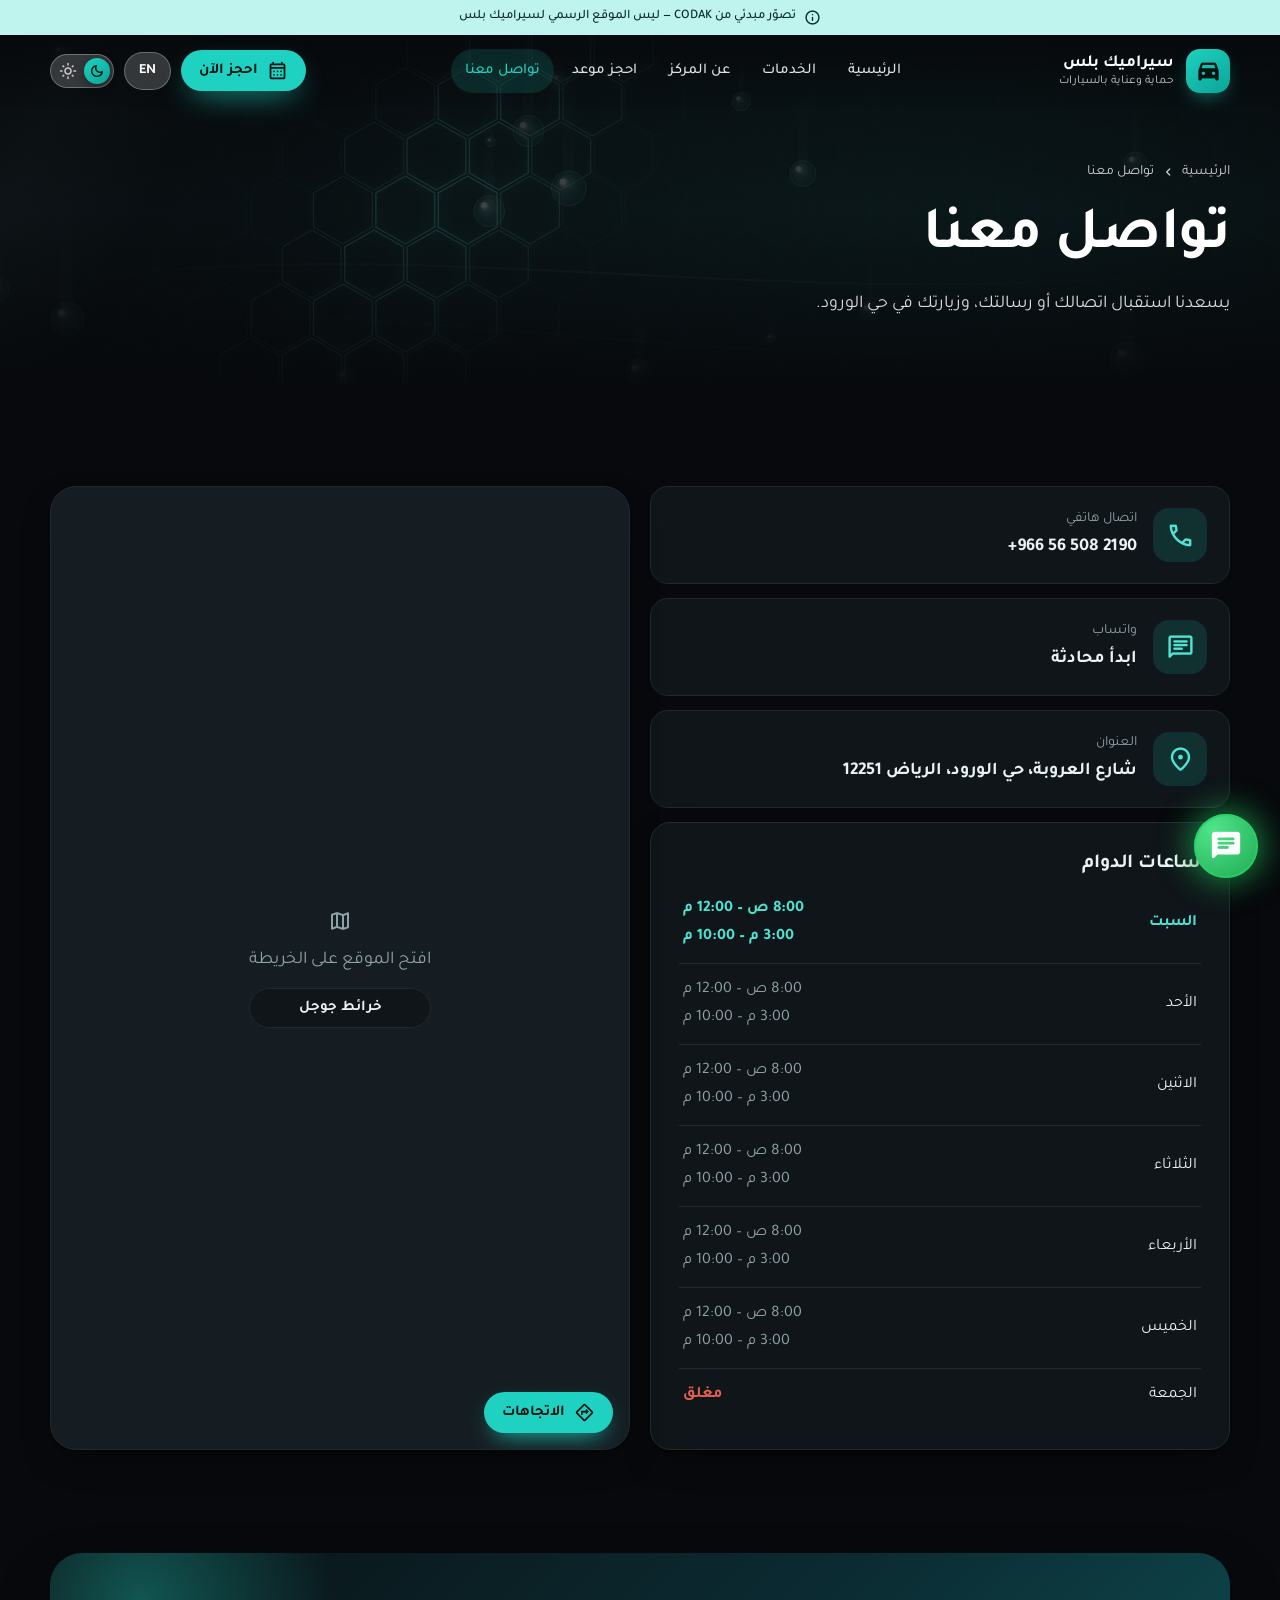
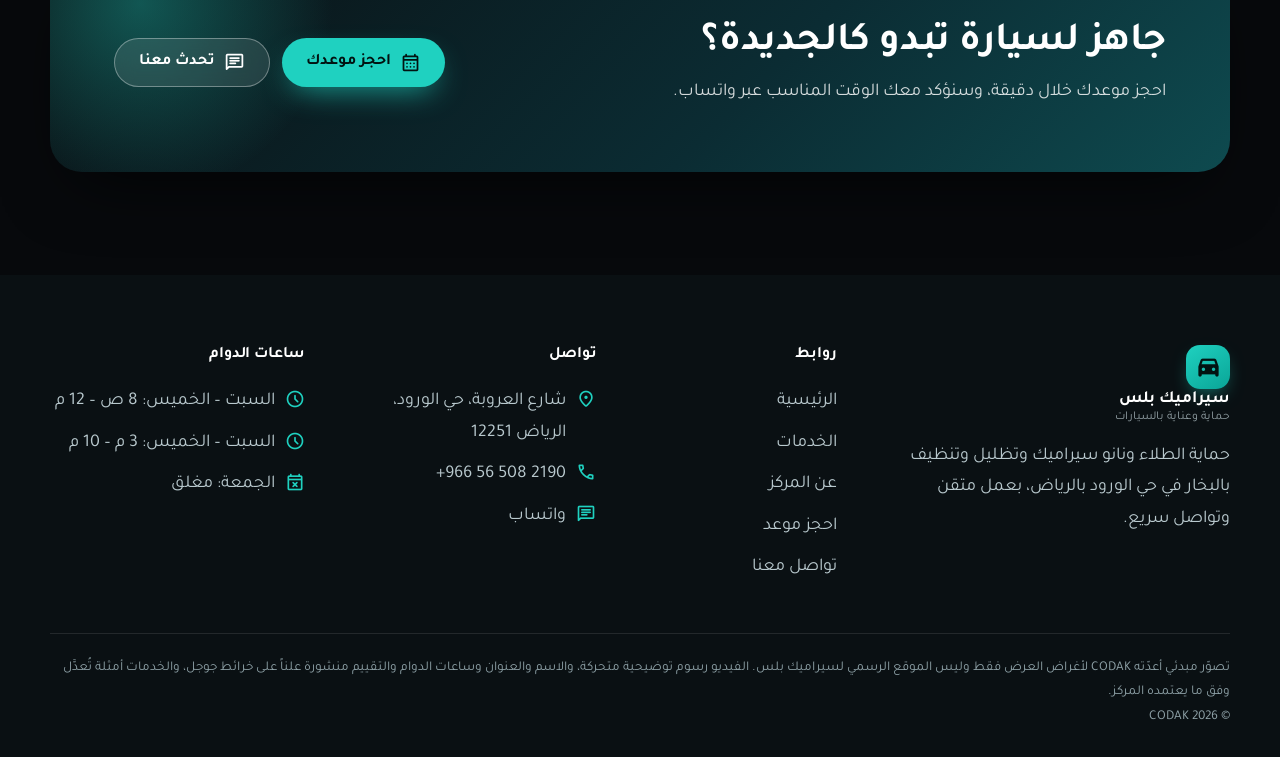
<file: contact.html>
<!doctype html>
<html lang="ar" dir="rtl" data-theme="dark">
<head>
<meta charset="utf-8">
<meta name="viewport" content="width=device-width,initial-scale=1,viewport-fit=cover">
<title data-ar="تواصل معنا — سيراميك بلس" data-en="Contact — Ceramic Plus">تواصل معنا — سيراميك بلس</title>
<meta name="description" content="عنوان وساعات وتواصل سيراميك بلس في حي الورود.">
<meta name="robots" content="noindex,nofollow">
<meta name="theme-color" content="#07090c">
<link rel="stylesheet" href="assets/style.css">
<script>(function(){var d=document.documentElement;d.className+=' js';try{var t=localStorage.getItem('cw-theme');d.setAttribute('data-theme',t==='light'?'light':'dark');if(localStorage.getItem('cw-lang')==='en'){d.lang='en';d.dir='ltr'}}catch(e){}})();</script>
</head>
<body>
<a class="skip" href="#main"><span data-ar="تخطَّ إلى المحتوى" data-en="Skip to content">تخطَّ إلى المحتوى</span></a>
<div class="site-top">
<div class="notice"><span class="ms" aria-hidden="true">info</span><span data-ar="تصوّر مبدئي من CODAK — ليس الموقع الرسمي لسيراميك بلس" data-en="Concept preview by CODAK — not the official Ceramic Plus website">تصوّر مبدئي من CODAK — ليس الموقع الرسمي لسيراميك بلس</span></div>
<header class="site-header"><div class="container bar">
<a class="brand" href="index.html" aria-label="سيراميك بلس"><span class="brand-mark"><span class="ms fill" aria-hidden="true">directions_car</span></span><span class="brand-text"><b><span data-ar="سيراميك بلس" data-en="Ceramic Plus">سيراميك بلس</span></b><small><span data-ar="حماية وعناية بالسيارات" data-en="Car Protection &amp; Detailing">حماية وعناية بالسيارات</span></small></span></a>
<nav class="nav" id="nav" data-aria-ar="التنقل الرئيسي" data-aria-en="Main navigation" aria-label="التنقل الرئيسي"><a href="index.html"><span data-ar="الرئيسية" data-en="Home">الرئيسية</span></a><a href="services.html"><span data-ar="الخدمات" data-en="Services">الخدمات</span></a><a href="about.html"><span data-ar="عن المركز" data-en="About">عن المركز</span></a><a href="booking.html"><span data-ar="احجز موعد" data-en="Book">احجز موعد</span></a><a href="contact.html" aria-current="page"><span data-ar="تواصل معنا" data-en="Contact">تواصل معنا</span></a></nav>
<div class="tools">
<a class="btn btn-amber btn-sm header-cta" href="booking.html"><span class="ms" aria-hidden="true">calendar_month</span><span data-ar="احجز الآن" data-en="Book now">احجز الآن</span></a>
<button class="lang-btn" id="langBtn" type="button">EN</button>
<button class="theme-switch" id="themeSwitch" type="button" role="switch" aria-checked="true" aria-label="الوضع الداكن"><span class="ms i-sun" aria-hidden="true">light_mode</span><span class="ms i-moon" aria-hidden="true">dark_mode</span><span class="knob"><span class="ms k-sun" aria-hidden="true">light_mode</span><span class="ms k-moon" aria-hidden="true">dark_mode</span></span></button>
<button class="menu-btn" id="menuBtn" type="button" aria-expanded="false" aria-controls="nav" data-aria-ar="القائمة" data-aria-en="Menu" aria-label="القائمة"><span class="ms" aria-hidden="true">menu</span></button>
</div></div></header></div>
<main id="main"><section class="page-hero"><div class="container">
<div class="crumbs"><a href="index.html"><span data-ar="الرئيسية" data-en="Home">الرئيسية</span></a><span class="ms" aria-hidden="true">chevron_right</span><span><span data-ar="تواصل معنا" data-en="Contact">تواصل معنا</span></span></div>
<h1><span data-ar="تواصل معنا" data-en="Get in touch">تواصل معنا</span></h1><p><span data-ar="يسعدنا استقبال اتصالك أو رسالتك، وزيارتك في حي الورود." data-en="We&#x27;re glad to take your call or message — and to welcome you in Al Wurud.">يسعدنا استقبال اتصالك أو رسالتك، وزيارتك في حي الورود.</span></p></div></section>
<section class="section"><div class="container grid g2">
<div class="info-list">
<a class="info reveal" style="--d:0.00s" href="tel:+966565082190"><div class="ico"><span class="ms" aria-hidden="true">call</span></div><div><small><span data-ar="اتصال هاتفي" data-en="Phone">اتصال هاتفي</span></small><b class="ltr">+966 56 508 2190</b></div></a>
<a class="info reveal" style="--d:0.08s" href="https://wa.me/966565082190" target="_blank" rel="noopener"><div class="ico"><span class="ms" aria-hidden="true">chat</span></div><div><small><span data-ar="واتساب" data-en="WhatsApp">واتساب</span></small><b><span data-ar="ابدأ محادثة" data-en="Start a chat">ابدأ محادثة</span></b></div></a>
<a class="info reveal" style="--d:0.16s" href="https://www.google.com/maps/search/?api=1&query=24.7155888,46.6794347" target="_blank" rel="noopener"><div class="ico"><span class="ms" aria-hidden="true">place</span></div><div><small><span data-ar="العنوان" data-en="Address">العنوان</span></small><b><span data-ar="شارع العروبة، حي الورود، الرياض 12251" data-en="Al Oroba Street, Al Wurud, Riyadh 12251">شارع العروبة، حي الورود، الرياض 12251</span></b></div></a>
<div class="card reveal" style="--d:0.24s"><h3 style="margin-bottom:6px"><span data-ar="ساعات الدوام" data-en="Opening hours">ساعات الدوام</span></h3><table class="hours"><tr data-d="6"><td><span data-ar="السبت" data-en="Saturday">السبت</span></td><td><span data-html data-ar="8:00 ص – 12:00 م&lt;br&gt;3:00 م – 10:00 م" data-en="8:00 AM – 12:00 PM&lt;br&gt;3:00 PM – 10:00 PM">8:00 ص – 12:00 م<br>3:00 م – 10:00 م</span></td></tr><tr data-d="0"><td><span data-ar="الأحد" data-en="Sunday">الأحد</span></td><td><span data-html data-ar="8:00 ص – 12:00 م&lt;br&gt;3:00 م – 10:00 م" data-en="8:00 AM – 12:00 PM&lt;br&gt;3:00 PM – 10:00 PM">8:00 ص – 12:00 م<br>3:00 م – 10:00 م</span></td></tr><tr data-d="1"><td><span data-ar="الاثنين" data-en="Monday">الاثنين</span></td><td><span data-html data-ar="8:00 ص – 12:00 م&lt;br&gt;3:00 م – 10:00 م" data-en="8:00 AM – 12:00 PM&lt;br&gt;3:00 PM – 10:00 PM">8:00 ص – 12:00 م<br>3:00 م – 10:00 م</span></td></tr><tr data-d="2"><td><span data-ar="الثلاثاء" data-en="Tuesday">الثلاثاء</span></td><td><span data-html data-ar="8:00 ص – 12:00 م&lt;br&gt;3:00 م – 10:00 م" data-en="8:00 AM – 12:00 PM&lt;br&gt;3:00 PM – 10:00 PM">8:00 ص – 12:00 م<br>3:00 م – 10:00 م</span></td></tr><tr data-d="3"><td><span data-ar="الأربعاء" data-en="Wednesday">الأربعاء</span></td><td><span data-html data-ar="8:00 ص – 12:00 م&lt;br&gt;3:00 م – 10:00 م" data-en="8:00 AM – 12:00 PM&lt;br&gt;3:00 PM – 10:00 PM">8:00 ص – 12:00 م<br>3:00 م – 10:00 م</span></td></tr><tr data-d="4"><td><span data-ar="الخميس" data-en="Thursday">الخميس</span></td><td><span data-html data-ar="8:00 ص – 12:00 م&lt;br&gt;3:00 م – 10:00 م" data-en="8:00 AM – 12:00 PM&lt;br&gt;3:00 PM – 10:00 PM">8:00 ص – 12:00 م<br>3:00 م – 10:00 م</span></td></tr><tr data-d="5"><td><span data-ar="الجمعة" data-en="Friday">الجمعة</span></td><td class="closed"><span data-ar="مغلق" data-en="Closed">مغلق</span></td></tr></table></div>
</div>
<div class="map-wrap reveal" style="--d:0.08s"><div class="map-fallback"><span class="ms" aria-hidden="true">map</span><span><span data-ar="افتح الموقع على الخريطة" data-en="Open the location on the map">افتح الموقع على الخريطة</span></span><a class="btn btn-outline btn-sm" href="https://www.google.com/maps/search/?api=1&query=24.7155888,46.6794347" target="_blank" rel="noopener"><span data-ar="خرائط جوجل" data-en="Google Maps">خرائط جوجل</span></a></div>
<iframe src="https://www.google.com/maps?q=24.7155888,46.6794347&z=16&output=embed" loading="lazy" referrerpolicy="no-referrer-when-downgrade" title="map" allowfullscreen></iframe><a class="btn btn-primary btn-sm map-open" href="https://www.google.com/maps/search/?api=1&query=24.7155888,46.6794347" target="_blank" rel="noopener"><span class="ms" aria-hidden="true">directions</span><span data-ar="الاتجاهات" data-en="Directions">الاتجاهات</span></a></div>
</div></section>
<section class="section" style="padding-top:0"><div class="container"><div class="cta-band reveal" style="--d:0.00s">
<div><h2><span data-ar="جاهز لسيارة تبدو كالجديدة؟" data-en="Ready for a car that looks new?">جاهز لسيارة تبدو كالجديدة؟</span></h2><p><span data-ar="احجز موعدك خلال دقيقة، وسنؤكد معك الوقت المناسب عبر واتساب." data-en="Book in under a minute and we&#x27;ll confirm a suitable time with you on WhatsApp.">احجز موعدك خلال دقيقة، وسنؤكد معك الوقت المناسب عبر واتساب.</span></p></div>
<div class="cta-row"><a class="btn btn-amber" href="booking.html"><span class="ms" aria-hidden="true">calendar_month</span><span data-ar="احجز موعدك" data-en="Book your slot">احجز موعدك</span></a><a class="btn btn-glass" href="https://wa.me/966565082190" target="_blank" rel="noopener"><span class="ms" aria-hidden="true">chat</span><span data-ar="تحدث معنا" data-en="Chat with us">تحدث معنا</span></a></div>
</div></div></section>
</main><footer class="footer"><div class="container">
<div class="f-grid">
<div><a class="brand" href="index.html" style="padding:0"><span class="brand-mark"><span class="ms fill" aria-hidden="true">directions_car</span></span><span class="brand-text"><b><span data-ar="سيراميك بلس" data-en="Ceramic Plus">سيراميك بلس</span></b><small><span data-ar="حماية وعناية بالسيارات" data-en="Car Protection &amp; Detailing">حماية وعناية بالسيارات</span></small></span></a>
<p style="margin-top:16px;max-width:330px"><span data-ar="حماية الطلاء ونانو سيراميك وتظليل وتنظيف بالبخار في حي الورود بالرياض، بعمل متقن وتواصل سريع." data-en="Paint protection film, nano-ceramic, window tint and steam cleaning in Al Wurud, Riyadh — careful work and quick communication.">حماية الطلاء ونانو سيراميك وتظليل وتنظيف بالبخار في حي الورود بالرياض، بعمل متقن وتواصل سريع.</span></p></div>
<div><h4><span data-ar="روابط" data-en="Links">روابط</span></h4><a href="index.html"><span data-ar="الرئيسية" data-en="Home">الرئيسية</span></a><a href="services.html"><span data-ar="الخدمات" data-en="Services">الخدمات</span></a><a href="about.html"><span data-ar="عن المركز" data-en="About">عن المركز</span></a><a href="booking.html"><span data-ar="احجز موعد" data-en="Book">احجز موعد</span></a><a href="contact.html"><span data-ar="تواصل معنا" data-en="Contact">تواصل معنا</span></a></div>
<div><h4><span data-ar="تواصل" data-en="Contact">تواصل</span></h4>
<div class="f-line"><span class="ms" aria-hidden="true">place</span><span><span data-ar="شارع العروبة، حي الورود، الرياض 12251" data-en="Al Oroba St, Al Wurud, Riyadh 12251">شارع العروبة، حي الورود، الرياض 12251</span></span></div>
<div class="f-line"><span class="ms" aria-hidden="true">call</span><a href="tel:+966565082190" style="padding:0"><span class="ltr">+966 56 508 2190</span></a></div>
<div class="f-line"><span class="ms" aria-hidden="true">chat</span><a href="https://wa.me/966565082190" target="_blank" rel="noopener" style="padding:0"><span data-ar="واتساب" data-en="WhatsApp">واتساب</span></a></div></div>
<div><h4><span data-ar="ساعات الدوام" data-en="Opening hours">ساعات الدوام</span></h4>
<div class="f-line"><span class="ms" aria-hidden="true">schedule</span><span><span data-ar="السبت – الخميس: 8 ص – 12 م" data-en="Sat – Thu: 8 AM – 12 PM">السبت – الخميس: 8 ص – 12 م</span></span></div>
<div class="f-line"><span class="ms" aria-hidden="true">schedule</span><span><span data-ar="السبت – الخميس: 3 م – 10 م" data-en="Sat – Thu: 3 PM – 10 PM">السبت – الخميس: 3 م – 10 م</span></span></div>
<div class="f-line"><span class="ms" aria-hidden="true">event_busy</span><span><span data-ar="الجمعة: مغلق" data-en="Friday: closed">الجمعة: مغلق</span></span></div></div>
</div>
<div class="f-bottom"><span data-ar="تصوّر مبدئي أعدّته CODAK لأغراض العرض فقط وليس الموقع الرسمي لسيراميك بلس. الفيديو رسوم توضيحية متحركة، والاسم والعنوان وساعات الدوام والتقييم منشورة علناً على خرائط جوجل، والخدمات أمثلة تُعدَّل وفق ما يعتمده المركز." data-en="A concept preview prepared by CODAK for presentation only — not the official Ceramic Plus website. The video is an illustrative animation; the name, address, hours and rating are publicly listed on Google Maps, and services are samples to be adjusted to what the centre confirms.">تصوّر مبدئي أعدّته CODAK لأغراض العرض فقط وليس الموقع الرسمي لسيراميك بلس. الفيديو رسوم توضيحية متحركة، والاسم والعنوان وساعات الدوام والتقييم منشورة علناً على خرائط جوجل، والخدمات أمثلة تُعدَّل وفق ما يعتمده المركز.</span><br>© <span id="year">2026</span> CODAK</div>
</div></footer>
<a class="wa" href="https://wa.me/966565082190" target="_blank" rel="noopener" data-aria-ar="تواصل عبر واتساب" data-aria-en="Chat on WhatsApp" aria-label="تواصل عبر واتساب"><span class="ms" aria-hidden="true">chat</span><span class="wa-tip"><span data-ar="تواصل عبر واتساب" data-en="Chat on WhatsApp">تواصل عبر واتساب</span></span></a>
<div class="toast" id="toast" role="status" aria-live="polite"><span class="ms" aria-hidden="true">info</span><span class="t"></span></div>
<script src="assets/app.js"></script>
</body></html>
</file>
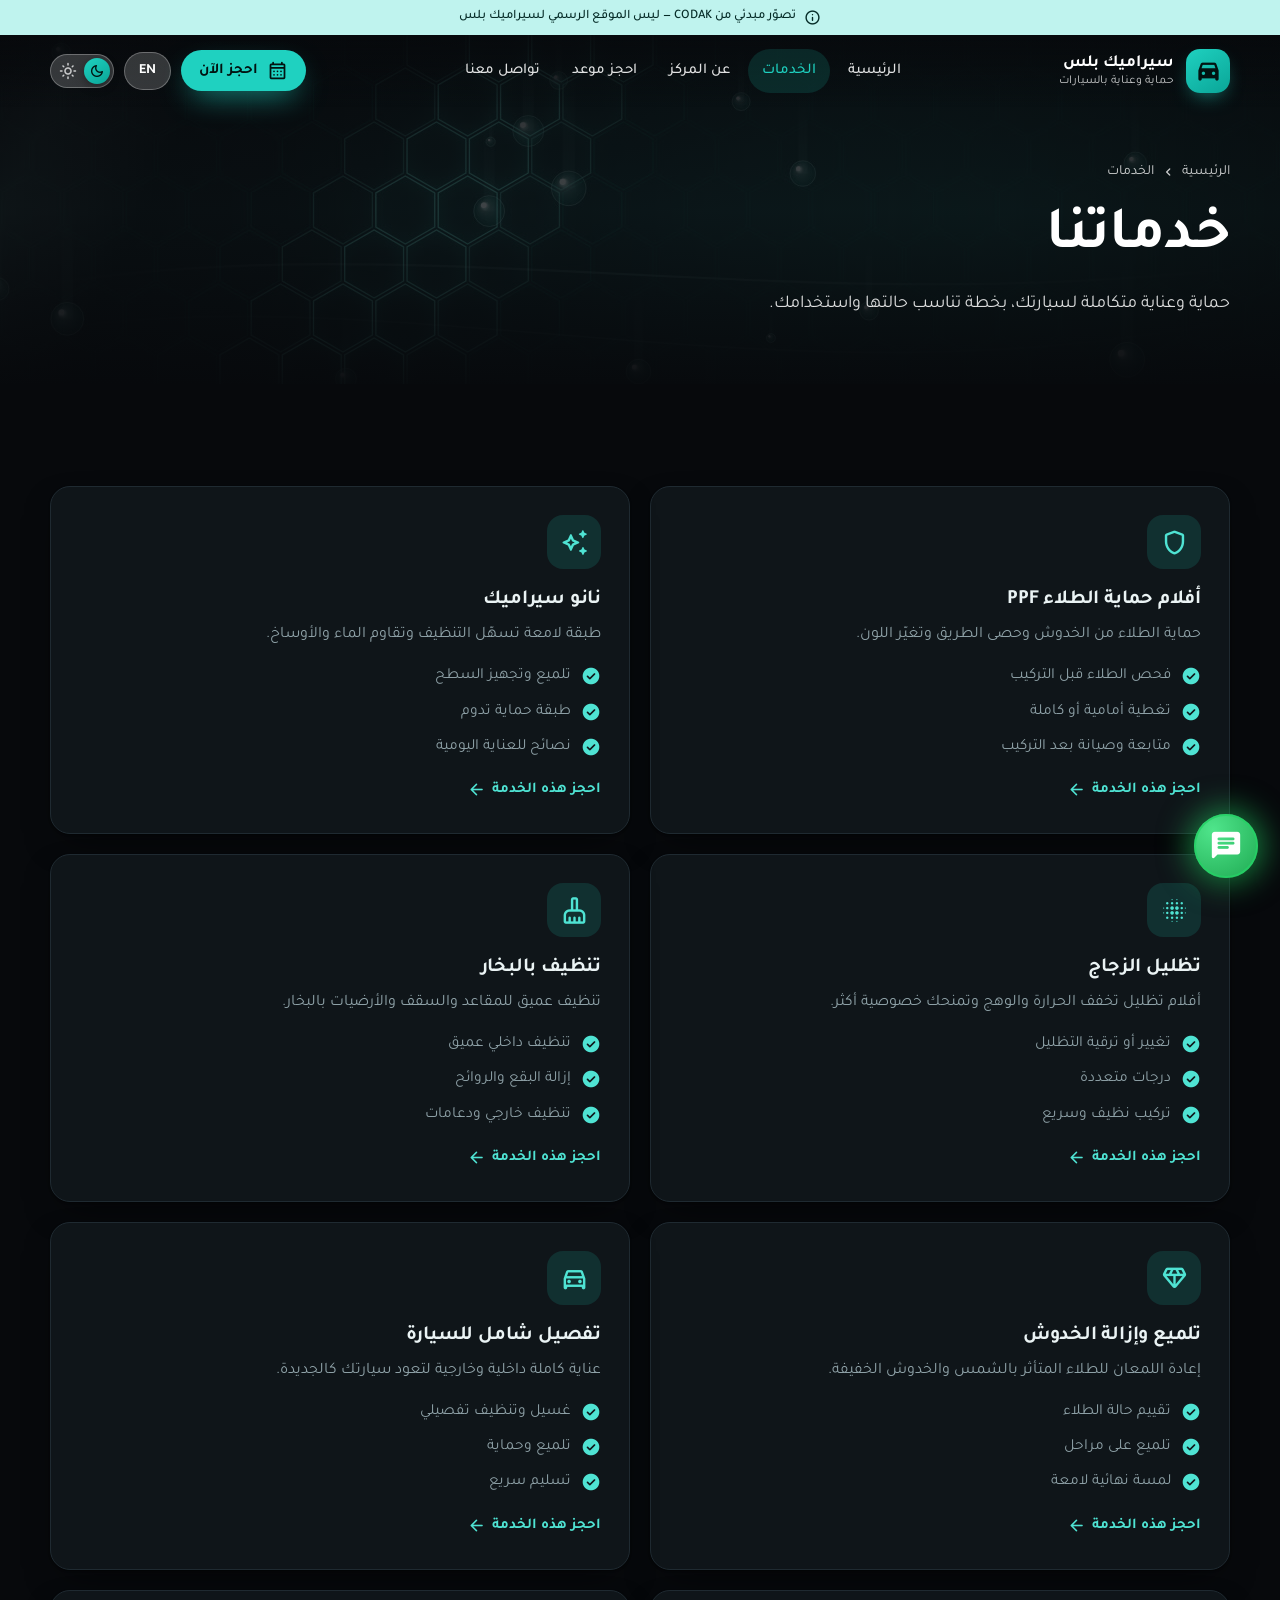
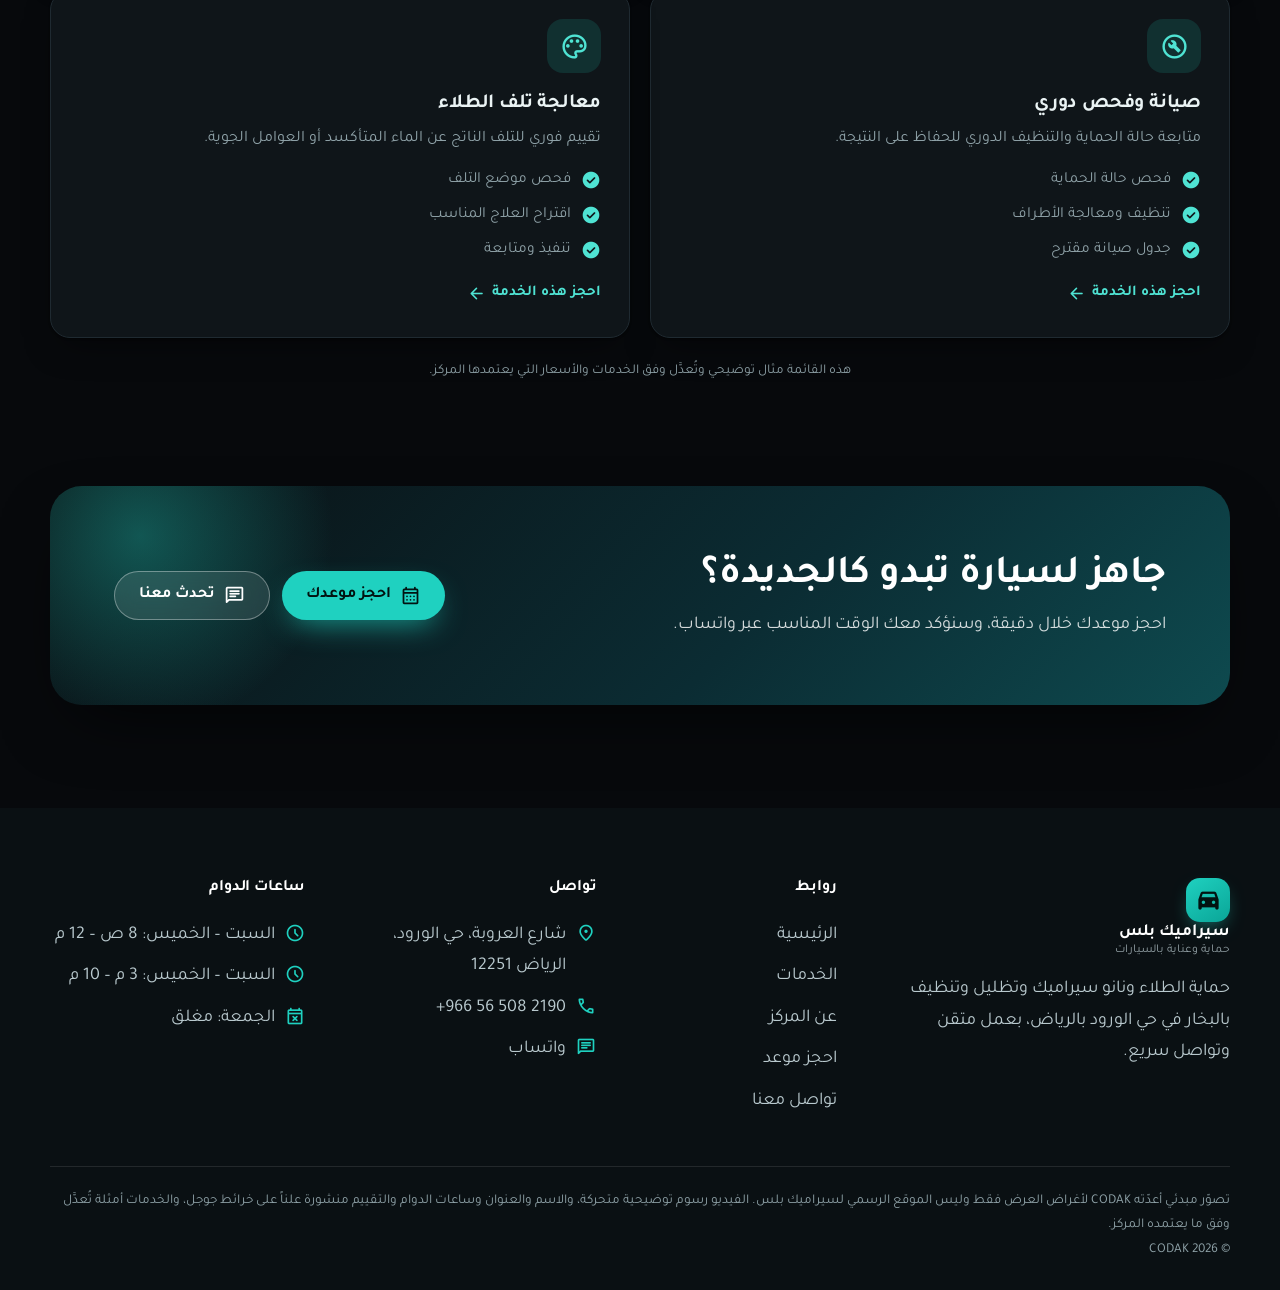
<file: services.html>
<!doctype html>
<html lang="ar" dir="rtl" data-theme="dark">
<head>
<meta charset="utf-8">
<meta name="viewport" content="width=device-width,initial-scale=1,viewport-fit=cover">
<title data-ar="الخدمات — سيراميك بلس" data-en="Services — Ceramic Plus">الخدمات — سيراميك بلس</title>
<meta name="description" content="خدمات حماية وعناية بالسيارات.">
<meta name="robots" content="noindex,nofollow">
<meta name="theme-color" content="#07090c">
<link rel="stylesheet" href="assets/style.css">
<script>(function(){var d=document.documentElement;d.className+=' js';try{var t=localStorage.getItem('cw-theme');d.setAttribute('data-theme',t==='light'?'light':'dark');if(localStorage.getItem('cw-lang')==='en'){d.lang='en';d.dir='ltr'}}catch(e){}})();</script>
</head>
<body>
<a class="skip" href="#main"><span data-ar="تخطَّ إلى المحتوى" data-en="Skip to content">تخطَّ إلى المحتوى</span></a>
<div class="site-top">
<div class="notice"><span class="ms" aria-hidden="true">info</span><span data-ar="تصوّر مبدئي من CODAK — ليس الموقع الرسمي لسيراميك بلس" data-en="Concept preview by CODAK — not the official Ceramic Plus website">تصوّر مبدئي من CODAK — ليس الموقع الرسمي لسيراميك بلس</span></div>
<header class="site-header"><div class="container bar">
<a class="brand" href="index.html" aria-label="سيراميك بلس"><span class="brand-mark"><span class="ms fill" aria-hidden="true">directions_car</span></span><span class="brand-text"><b><span data-ar="سيراميك بلس" data-en="Ceramic Plus">سيراميك بلس</span></b><small><span data-ar="حماية وعناية بالسيارات" data-en="Car Protection &amp; Detailing">حماية وعناية بالسيارات</span></small></span></a>
<nav class="nav" id="nav" data-aria-ar="التنقل الرئيسي" data-aria-en="Main navigation" aria-label="التنقل الرئيسي"><a href="index.html"><span data-ar="الرئيسية" data-en="Home">الرئيسية</span></a><a href="services.html" aria-current="page"><span data-ar="الخدمات" data-en="Services">الخدمات</span></a><a href="about.html"><span data-ar="عن المركز" data-en="About">عن المركز</span></a><a href="booking.html"><span data-ar="احجز موعد" data-en="Book">احجز موعد</span></a><a href="contact.html"><span data-ar="تواصل معنا" data-en="Contact">تواصل معنا</span></a></nav>
<div class="tools">
<a class="btn btn-amber btn-sm header-cta" href="booking.html"><span class="ms" aria-hidden="true">calendar_month</span><span data-ar="احجز الآن" data-en="Book now">احجز الآن</span></a>
<button class="lang-btn" id="langBtn" type="button">EN</button>
<button class="theme-switch" id="themeSwitch" type="button" role="switch" aria-checked="true" aria-label="الوضع الداكن"><span class="ms i-sun" aria-hidden="true">light_mode</span><span class="ms i-moon" aria-hidden="true">dark_mode</span><span class="knob"><span class="ms k-sun" aria-hidden="true">light_mode</span><span class="ms k-moon" aria-hidden="true">dark_mode</span></span></button>
<button class="menu-btn" id="menuBtn" type="button" aria-expanded="false" aria-controls="nav" data-aria-ar="القائمة" data-aria-en="Menu" aria-label="القائمة"><span class="ms" aria-hidden="true">menu</span></button>
</div></div></header></div>
<main id="main"><section class="page-hero"><div class="container">
<div class="crumbs"><a href="index.html"><span data-ar="الرئيسية" data-en="Home">الرئيسية</span></a><span class="ms" aria-hidden="true">chevron_right</span><span><span data-ar="الخدمات" data-en="Services">الخدمات</span></span></div>
<h1><span data-ar="خدماتنا" data-en="Our services">خدماتنا</span></h1><p><span data-ar="حماية وعناية متكاملة لسيارتك، بخطة تناسب حالتها واستخدامك." data-en="Complete protection and care for your car, with a plan that fits its condition and use.">حماية وعناية متكاملة لسيارتك، بخطة تناسب حالتها واستخدامك.</span></p></div></section>
<section class="section"><div class="container"><div class="grid g2"><article class="card reveal" style="--d:0.00s"><div class="ico"><span class="ms" aria-hidden="true">shield</span></div><h3><span data-ar="أفلام حماية الطلاء PPF" data-en="Paint protection film (PPF)">أفلام حماية الطلاء PPF</span></h3><p><span data-ar="حماية الطلاء من الخدوش وحصى الطريق وتغيّر اللون." data-en="Shield your paint from scratches, road chips and discolouration.">حماية الطلاء من الخدوش وحصى الطريق وتغيّر اللون.</span></p><ul class="ticks"><li><span class="ms fill" aria-hidden="true">check_circle</span><span data-ar="فحص الطلاء قبل التركيب" data-en="Paint inspection before fitting">فحص الطلاء قبل التركيب</span></li><li><span class="ms fill" aria-hidden="true">check_circle</span><span data-ar="تغطية أمامية أو كاملة" data-en="Front-end or full coverage">تغطية أمامية أو كاملة</span></li><li><span class="ms fill" aria-hidden="true">check_circle</span><span data-ar="متابعة وصيانة بعد التركيب" data-en="Follow-up and maintenance afterwards">متابعة وصيانة بعد التركيب</span></li></ul><a class="more" href="booking.html"><span data-ar="احجز هذه الخدمة" data-en="Book this service">احجز هذه الخدمة</span><span class="ms" aria-hidden="true">arrow_forward</span></a></article><article class="card reveal" style="--d:0.08s"><div class="ico"><span class="ms" aria-hidden="true">auto_awesome</span></div><h3><span data-ar="نانو سيراميك" data-en="Nano-ceramic coating">نانو سيراميك</span></h3><p><span data-ar="طبقة لامعة تسهّل التنظيف وتقاوم الماء والأوساخ." data-en="A glossy layer that repels water and dirt and makes washing easier.">طبقة لامعة تسهّل التنظيف وتقاوم الماء والأوساخ.</span></p><ul class="ticks"><li><span class="ms fill" aria-hidden="true">check_circle</span><span data-ar="تلميع وتجهيز السطح" data-en="Polish and surface prep">تلميع وتجهيز السطح</span></li><li><span class="ms fill" aria-hidden="true">check_circle</span><span data-ar="طبقة حماية تدوم" data-en="A durable protective layer">طبقة حماية تدوم</span></li><li><span class="ms fill" aria-hidden="true">check_circle</span><span data-ar="نصائح للعناية اليومية" data-en="Daily-care tips">نصائح للعناية اليومية</span></li></ul><a class="more" href="booking.html"><span data-ar="احجز هذه الخدمة" data-en="Book this service">احجز هذه الخدمة</span><span class="ms" aria-hidden="true">arrow_forward</span></a></article><article class="card reveal" style="--d:0.00s"><div class="ico"><span class="ms" aria-hidden="true">blur_on</span></div><h3><span data-ar="تظليل الزجاج" data-en="Window tint">تظليل الزجاج</span></h3><p><span data-ar="أفلام تظليل تخفف الحرارة والوهج وتمنحك خصوصية أكثر." data-en="Tint films that cut heat and glare and add privacy.">أفلام تظليل تخفف الحرارة والوهج وتمنحك خصوصية أكثر.</span></p><ul class="ticks"><li><span class="ms fill" aria-hidden="true">check_circle</span><span data-ar="تغيير أو ترقية التظليل" data-en="Replace or upgrade existing tint">تغيير أو ترقية التظليل</span></li><li><span class="ms fill" aria-hidden="true">check_circle</span><span data-ar="درجات متعددة" data-en="A choice of shades">درجات متعددة</span></li><li><span class="ms fill" aria-hidden="true">check_circle</span><span data-ar="تركيب نظيف وسريع" data-en="Clean, quick fitting">تركيب نظيف وسريع</span></li></ul><a class="more" href="booking.html"><span data-ar="احجز هذه الخدمة" data-en="Book this service">احجز هذه الخدمة</span><span class="ms" aria-hidden="true">arrow_forward</span></a></article><article class="card reveal" style="--d:0.08s"><div class="ico"><span class="ms" aria-hidden="true">cleaning_services</span></div><h3><span data-ar="تنظيف بالبخار" data-en="Steam cleaning">تنظيف بالبخار</span></h3><p><span data-ar="تنظيف عميق للمقاعد والسقف والأرضيات بالبخار." data-en="Deep steam cleaning for seats, headliner and floors.">تنظيف عميق للمقاعد والسقف والأرضيات بالبخار.</span></p><ul class="ticks"><li><span class="ms fill" aria-hidden="true">check_circle</span><span data-ar="تنظيف داخلي عميق" data-en="Deep interior clean">تنظيف داخلي عميق</span></li><li><span class="ms fill" aria-hidden="true">check_circle</span><span data-ar="إزالة البقع والروائح" data-en="Stain and odour removal">إزالة البقع والروائح</span></li><li><span class="ms fill" aria-hidden="true">check_circle</span><span data-ar="تنظيف خارجي ودعامات" data-en="Exterior and engine-bay detail">تنظيف خارجي ودعامات</span></li></ul><a class="more" href="booking.html"><span data-ar="احجز هذه الخدمة" data-en="Book this service">احجز هذه الخدمة</span><span class="ms" aria-hidden="true">arrow_forward</span></a></article><article class="card reveal" style="--d:0.00s"><div class="ico"><span class="ms" aria-hidden="true">diamond</span></div><h3><span data-ar="تلميع وإزالة الخدوش" data-en="Polishing &amp; scratch removal">تلميع وإزالة الخدوش</span></h3><p><span data-ar="إعادة اللمعان للطلاء المتأثر بالشمس والخدوش الخفيفة." data-en="Bring back gloss to sun-dulled paint and light scratches.">إعادة اللمعان للطلاء المتأثر بالشمس والخدوش الخفيفة.</span></p><ul class="ticks"><li><span class="ms fill" aria-hidden="true">check_circle</span><span data-ar="تقييم حالة الطلاء" data-en="Paint condition check">تقييم حالة الطلاء</span></li><li><span class="ms fill" aria-hidden="true">check_circle</span><span data-ar="تلميع على مراحل" data-en="Multi-stage polishing">تلميع على مراحل</span></li><li><span class="ms fill" aria-hidden="true">check_circle</span><span data-ar="لمسة نهائية لامعة" data-en="A glossy finish">لمسة نهائية لامعة</span></li></ul><a class="more" href="booking.html"><span data-ar="احجز هذه الخدمة" data-en="Book this service">احجز هذه الخدمة</span><span class="ms" aria-hidden="true">arrow_forward</span></a></article><article class="card reveal" style="--d:0.08s"><div class="ico"><span class="ms" aria-hidden="true">directions_car</span></div><h3><span data-ar="تفصيل شامل للسيارة" data-en="Full detailing">تفصيل شامل للسيارة</span></h3><p><span data-ar="عناية كاملة داخلية وخارجية لتعود سيارتك كالجديدة." data-en="Complete interior and exterior care to make your car feel new again.">عناية كاملة داخلية وخارجية لتعود سيارتك كالجديدة.</span></p><ul class="ticks"><li><span class="ms fill" aria-hidden="true">check_circle</span><span data-ar="غسيل وتنظيف تفصيلي" data-en="Detailed wash and clean">غسيل وتنظيف تفصيلي</span></li><li><span class="ms fill" aria-hidden="true">check_circle</span><span data-ar="تلميع وحماية" data-en="Polish and protection">تلميع وحماية</span></li><li><span class="ms fill" aria-hidden="true">check_circle</span><span data-ar="تسليم سريع" data-en="Quick turnaround">تسليم سريع</span></li></ul><a class="more" href="booking.html"><span data-ar="احجز هذه الخدمة" data-en="Book this service">احجز هذه الخدمة</span><span class="ms" aria-hidden="true">arrow_forward</span></a></article><article class="card reveal" style="--d:0.00s"><div class="ico"><span class="ms" aria-hidden="true">build_circle</span></div><h3><span data-ar="صيانة وفحص دوري" data-en="Maintenance &amp; checks">صيانة وفحص دوري</span></h3><p><span data-ar="متابعة حالة الحماية والتنظيف الدوري للحفاظ على النتيجة." data-en="Regular checks and upkeep to keep the result looking right.">متابعة حالة الحماية والتنظيف الدوري للحفاظ على النتيجة.</span></p><ul class="ticks"><li><span class="ms fill" aria-hidden="true">check_circle</span><span data-ar="فحص حالة الحماية" data-en="Check the protection">فحص حالة الحماية</span></li><li><span class="ms fill" aria-hidden="true">check_circle</span><span data-ar="تنظيف ومعالجة الأطراف" data-en="Clean and treat edges">تنظيف ومعالجة الأطراف</span></li><li><span class="ms fill" aria-hidden="true">check_circle</span><span data-ar="جدول صيانة مقترح" data-en="A suggested upkeep schedule">جدول صيانة مقترح</span></li></ul><a class="more" href="booking.html"><span data-ar="احجز هذه الخدمة" data-en="Book this service">احجز هذه الخدمة</span><span class="ms" aria-hidden="true">arrow_forward</span></a></article><article class="card reveal" style="--d:0.08s"><div class="ico"><span class="ms" aria-hidden="true">palette</span></div><h3><span data-ar="معالجة تلف الطلاء" data-en="Paint damage care">معالجة تلف الطلاء</span></h3><p><span data-ar="تقييم فوري للتلف الناتج عن الماء المتأكسد أو العوامل الجوية." data-en="Quick assessment of damage from oxidised water or weather.">تقييم فوري للتلف الناتج عن الماء المتأكسد أو العوامل الجوية.</span></p><ul class="ticks"><li><span class="ms fill" aria-hidden="true">check_circle</span><span data-ar="فحص موضع التلف" data-en="Inspect the affected area">فحص موضع التلف</span></li><li><span class="ms fill" aria-hidden="true">check_circle</span><span data-ar="اقتراح العلاج المناسب" data-en="Recommend the right treatment">اقتراح العلاج المناسب</span></li><li><span class="ms fill" aria-hidden="true">check_circle</span><span data-ar="تنفيذ ومتابعة" data-en="Treatment and follow-up">تنفيذ ومتابعة</span></li></ul><a class="more" href="booking.html"><span data-ar="احجز هذه الخدمة" data-en="Book this service">احجز هذه الخدمة</span><span class="ms" aria-hidden="true">arrow_forward</span></a></article></div><p class="note"><span data-ar="هذه القائمة مثال توضيحي وتُعدَّل وفق الخدمات والأسعار التي يعتمدها المركز." data-en="This list is a sample and will be adjusted to the services and prices the centre confirms.">هذه القائمة مثال توضيحي وتُعدَّل وفق الخدمات والأسعار التي يعتمدها المركز.</span></p></div></section><section class="section" style="padding-top:0"><div class="container"><div class="cta-band reveal" style="--d:0.00s">
<div><h2><span data-ar="جاهز لسيارة تبدو كالجديدة؟" data-en="Ready for a car that looks new?">جاهز لسيارة تبدو كالجديدة؟</span></h2><p><span data-ar="احجز موعدك خلال دقيقة، وسنؤكد معك الوقت المناسب عبر واتساب." data-en="Book in under a minute and we&#x27;ll confirm a suitable time with you on WhatsApp.">احجز موعدك خلال دقيقة، وسنؤكد معك الوقت المناسب عبر واتساب.</span></p></div>
<div class="cta-row"><a class="btn btn-amber" href="booking.html"><span class="ms" aria-hidden="true">calendar_month</span><span data-ar="احجز موعدك" data-en="Book your slot">احجز موعدك</span></a><a class="btn btn-glass" href="https://wa.me/966565082190" target="_blank" rel="noopener"><span class="ms" aria-hidden="true">chat</span><span data-ar="تحدث معنا" data-en="Chat with us">تحدث معنا</span></a></div>
</div></div></section>
</main><footer class="footer"><div class="container">
<div class="f-grid">
<div><a class="brand" href="index.html" style="padding:0"><span class="brand-mark"><span class="ms fill" aria-hidden="true">directions_car</span></span><span class="brand-text"><b><span data-ar="سيراميك بلس" data-en="Ceramic Plus">سيراميك بلس</span></b><small><span data-ar="حماية وعناية بالسيارات" data-en="Car Protection &amp; Detailing">حماية وعناية بالسيارات</span></small></span></a>
<p style="margin-top:16px;max-width:330px"><span data-ar="حماية الطلاء ونانو سيراميك وتظليل وتنظيف بالبخار في حي الورود بالرياض، بعمل متقن وتواصل سريع." data-en="Paint protection film, nano-ceramic, window tint and steam cleaning in Al Wurud, Riyadh — careful work and quick communication.">حماية الطلاء ونانو سيراميك وتظليل وتنظيف بالبخار في حي الورود بالرياض، بعمل متقن وتواصل سريع.</span></p></div>
<div><h4><span data-ar="روابط" data-en="Links">روابط</span></h4><a href="index.html"><span data-ar="الرئيسية" data-en="Home">الرئيسية</span></a><a href="services.html"><span data-ar="الخدمات" data-en="Services">الخدمات</span></a><a href="about.html"><span data-ar="عن المركز" data-en="About">عن المركز</span></a><a href="booking.html"><span data-ar="احجز موعد" data-en="Book">احجز موعد</span></a><a href="contact.html"><span data-ar="تواصل معنا" data-en="Contact">تواصل معنا</span></a></div>
<div><h4><span data-ar="تواصل" data-en="Contact">تواصل</span></h4>
<div class="f-line"><span class="ms" aria-hidden="true">place</span><span><span data-ar="شارع العروبة، حي الورود، الرياض 12251" data-en="Al Oroba St, Al Wurud, Riyadh 12251">شارع العروبة، حي الورود، الرياض 12251</span></span></div>
<div class="f-line"><span class="ms" aria-hidden="true">call</span><a href="tel:+966565082190" style="padding:0"><span class="ltr">+966 56 508 2190</span></a></div>
<div class="f-line"><span class="ms" aria-hidden="true">chat</span><a href="https://wa.me/966565082190" target="_blank" rel="noopener" style="padding:0"><span data-ar="واتساب" data-en="WhatsApp">واتساب</span></a></div></div>
<div><h4><span data-ar="ساعات الدوام" data-en="Opening hours">ساعات الدوام</span></h4>
<div class="f-line"><span class="ms" aria-hidden="true">schedule</span><span><span data-ar="السبت – الخميس: 8 ص – 12 م" data-en="Sat – Thu: 8 AM – 12 PM">السبت – الخميس: 8 ص – 12 م</span></span></div>
<div class="f-line"><span class="ms" aria-hidden="true">schedule</span><span><span data-ar="السبت – الخميس: 3 م – 10 م" data-en="Sat – Thu: 3 PM – 10 PM">السبت – الخميس: 3 م – 10 م</span></span></div>
<div class="f-line"><span class="ms" aria-hidden="true">event_busy</span><span><span data-ar="الجمعة: مغلق" data-en="Friday: closed">الجمعة: مغلق</span></span></div></div>
</div>
<div class="f-bottom"><span data-ar="تصوّر مبدئي أعدّته CODAK لأغراض العرض فقط وليس الموقع الرسمي لسيراميك بلس. الفيديو رسوم توضيحية متحركة، والاسم والعنوان وساعات الدوام والتقييم منشورة علناً على خرائط جوجل، والخدمات أمثلة تُعدَّل وفق ما يعتمده المركز." data-en="A concept preview prepared by CODAK for presentation only — not the official Ceramic Plus website. The video is an illustrative animation; the name, address, hours and rating are publicly listed on Google Maps, and services are samples to be adjusted to what the centre confirms.">تصوّر مبدئي أعدّته CODAK لأغراض العرض فقط وليس الموقع الرسمي لسيراميك بلس. الفيديو رسوم توضيحية متحركة، والاسم والعنوان وساعات الدوام والتقييم منشورة علناً على خرائط جوجل، والخدمات أمثلة تُعدَّل وفق ما يعتمده المركز.</span><br>© <span id="year">2026</span> CODAK</div>
</div></footer>
<a class="wa" href="https://wa.me/966565082190" target="_blank" rel="noopener" data-aria-ar="تواصل عبر واتساب" data-aria-en="Chat on WhatsApp" aria-label="تواصل عبر واتساب"><span class="ms" aria-hidden="true">chat</span><span class="wa-tip"><span data-ar="تواصل عبر واتساب" data-en="Chat on WhatsApp">تواصل عبر واتساب</span></span></a>
<div class="toast" id="toast" role="status" aria-live="polite"><span class="ms" aria-hidden="true">info</span><span class="t"></span></div>
<script src="assets/app.js"></script>
</body></html>
</file>
<file: assets/style.css>
/* ============ Fonts (Google Fonts, bundled locally) ============ */
@font-face{font-family:"Tajawal";font-weight:400;font-style:normal;font-display:swap;src:url(fonts/tajawal-arabic-400-normal.woff2) format("woff2");unicode-range:U+0600-06FF,U+0750-077F,U+0870-088E,U+0890-0891,U+0897-08E1,U+08E3-08FF,U+200C-200E,U+2010-2011,U+204F,U+2E41,U+FB50-FDFF,U+FE70-FE74,U+FE76-FEFC}
@font-face{font-family:"Tajawal";font-weight:500;font-style:normal;font-display:swap;src:url(fonts/tajawal-arabic-500-normal.woff2) format("woff2");unicode-range:U+0600-06FF,U+0750-077F,U+0870-088E,U+0890-0891,U+0897-08E1,U+08E3-08FF,U+200C-200E,U+2010-2011,U+204F,U+2E41,U+FB50-FDFF,U+FE70-FE74,U+FE76-FEFC}
@font-face{font-family:"Tajawal";font-weight:700;font-style:normal;font-display:swap;src:url(fonts/tajawal-arabic-700-normal.woff2) format("woff2");unicode-range:U+0600-06FF,U+0750-077F,U+0870-088E,U+0890-0891,U+0897-08E1,U+08E3-08FF,U+200C-200E,U+2010-2011,U+204F,U+2E41,U+FB50-FDFF,U+FE70-FE74,U+FE76-FEFC}
@font-face{font-family:"Tajawal";font-weight:800;font-style:normal;font-display:swap;src:url(fonts/tajawal-arabic-800-normal.woff2) format("woff2");unicode-range:U+0600-06FF,U+0750-077F,U+0870-088E,U+0890-0891,U+0897-08E1,U+08E3-08FF,U+200C-200E,U+2010-2011,U+204F,U+2E41,U+FB50-FDFF,U+FE70-FE74,U+FE76-FEFC}
@font-face{font-family:"Tajawal";font-weight:400;font-style:normal;font-display:swap;src:url(fonts/tajawal-latin-400-normal.woff2) format("woff2");unicode-range:U+0000-00FF,U+0131,U+0152-0153,U+02BB-02BC,U+02C6,U+02DA,U+02DC,U+0304,U+0308,U+0329,U+2000-206F,U+20AC,U+2122,U+2191,U+2193,U+2212,U+2215,U+FEFF,U+FFFD}
@font-face{font-family:"Tajawal";font-weight:500;font-style:normal;font-display:swap;src:url(fonts/tajawal-latin-500-normal.woff2) format("woff2");unicode-range:U+0000-00FF,U+0131,U+0152-0153,U+02BB-02BC,U+02C6,U+02DA,U+02DC,U+0304,U+0308,U+0329,U+2000-206F,U+20AC,U+2122,U+2191,U+2193,U+2212,U+2215,U+FEFF,U+FFFD}
@font-face{font-family:"Tajawal";font-weight:700;font-style:normal;font-display:swap;src:url(fonts/tajawal-latin-700-normal.woff2) format("woff2");unicode-range:U+0000-00FF,U+0131,U+0152-0153,U+02BB-02BC,U+02C6,U+02DA,U+02DC,U+0304,U+0308,U+0329,U+2000-206F,U+20AC,U+2122,U+2191,U+2193,U+2212,U+2215,U+FEFF,U+FFFD}
@font-face{font-family:"Tajawal";font-weight:800;font-style:normal;font-display:swap;src:url(fonts/tajawal-latin-800-normal.woff2) format("woff2");unicode-range:U+0000-00FF,U+0131,U+0152-0153,U+02BB-02BC,U+02C6,U+02DA,U+02DC,U+0304,U+0308,U+0329,U+2000-206F,U+20AC,U+2122,U+2191,U+2193,U+2212,U+2215,U+FEFF,U+FFFD}
@font-face{font-family:"Material Symbols Rounded";font-style:normal;font-weight:400;font-display:block;src:url(fonts/material-symbols-rounded.woff2) format("woff2")}

.ms{font-family:"Material Symbols Rounded";font-weight:400;font-style:normal;font-size:24px;line-height:1;letter-spacing:normal;text-transform:none;display:inline-block;white-space:nowrap;word-wrap:normal;direction:ltr;-webkit-font-feature-settings:"liga";font-feature-settings:"liga";-webkit-font-smoothing:antialiased;font-variation-settings:"FILL" 0;flex:none;user-select:none}
.ms.fill{font-variation-settings:"FILL" 1}

/* ============ Tokens ============ */
:root{
  --bg:#f1f5f6;--bg2:#e6edef;--surface:#fff;--surface2:#f7fafb;
  --ink:#0b1418;--mute:#51656c;--line:#d9e3e6;
  --primary:#0b2c33;--primary-ink:#fff;--primary-hover:#081f25;
  --accent:#0a8d82;--accent-text:#06756b;--accent-soft:rgba(10,141,130,.12);
  --amber:#1fd1c0;--amber-ink:#021311;--amber-hover:#5eeadb;
  --navy:#0a1013;--navy2:#101a1f;
  --header-bg:rgba(241,245,246,.86);
  --shadow:0 1px 2px rgba(11,20,24,.05),0 12px 32px -12px rgba(11,20,24,.18);
  --shadow-lg:0 24px 60px -24px rgba(11,20,24,.35);
  --radius:20px;--radius-sm:12px;
  --top-h:104px;
  color-scheme:light;
}
html[data-theme="dark"]{
  --bg:#07090c;--bg2:#0b1013;--surface:#0f1519;--surface2:#151d22;
  --ink:#eaf3f4;--mute:#8fa2a8;--line:#1f2a31;
  --primary:#1fd1c0;--primary-ink:#021311;--primary-hover:#5eeadb;
  --accent:#1fd1c0;--accent-text:#4fe3d3;--accent-soft:rgba(31,209,192,.14);
  --header-bg:rgba(7,9,12,.82);
  --shadow:0 1px 2px rgba(0,0,0,.4),0 14px 36px -14px rgba(0,0,0,.6);
  --shadow-lg:0 28px 70px -26px rgba(0,0,0,.8);
  color-scheme:dark;
}

/* ============ Base ============ */
*,*::before,*::after{box-sizing:border-box}
*{margin:0}
html{scroll-behavior:smooth;-webkit-text-size-adjust:100%}
body{font-family:"Tajawal",system-ui,-apple-system,"Segoe UI",Tahoma,sans-serif;background:var(--bg);color:var(--ink);line-height:1.75;font-size:18px;transition:background .35s,color .35s;overflow-x:hidden}
img,video{display:block;max-width:100%}
a{color:inherit;text-decoration:none}
button{font:inherit;color:inherit;background:none;border:0;cursor:pointer}
h1,h2,h3,h4{line-height:1.3;font-weight:700;letter-spacing:-.01em}
:focus-visible{outline:3px solid var(--amber);outline-offset:3px;border-radius:8px}
.container{width:min(1180px,100% - 40px);margin-inline:auto}
.skip{position:absolute;inset-inline-start:16px;top:-60px;background:var(--amber);color:var(--amber-ink);padding:10px 16px;border-radius:10px;z-index:100;font-weight:700}
.skip:focus{top:12px}
.ltr{direction:ltr;unicode-bidi:isolate;display:inline-block}

/* ============ Top bar + header ============ */
.site-top{position:fixed;inset:0 0 auto 0;z-index:60}
.notice{display:flex;align-items:center;justify-content:center;gap:8px;background:#bff3ee;color:#052b27;font-size:13px;font-weight:500;padding:6px 14px;min-height:32px;text-align:center}
.notice .ms{font-size:17px}
.site-header{--hc:#fff;--sw-track:rgba(255,255,255,.18);--sw-border:rgba(255,255,255,.28);color:var(--hc);background:linear-gradient(180deg,rgba(7,9,12,.7),rgba(7,9,12,0));transition:background .3s,color .3s,box-shadow .3s,backdrop-filter .3s}
.site-header.scrolled{--hc:var(--ink);--sw-track:var(--surface2);--sw-border:var(--line);background:var(--header-bg);-webkit-backdrop-filter:saturate(1.4) blur(16px);backdrop-filter:saturate(1.4) blur(16px);box-shadow:0 1px 0 var(--line)}
.bar{position:relative;display:flex;align-items:center;justify-content:space-between;gap:18px;height:72px}
.brand{display:flex;align-items:center;gap:12px;min-width:0}
.brand-mark{width:44px;height:44px;border-radius:14px;display:grid;place-items:center;background:linear-gradient(145deg,var(--amber),#0aa597);color:var(--amber-ink);box-shadow:0 8px 20px -8px rgba(31,209,192,.7)}
.brand-mark .ms{font-size:27px}
.brand-text{display:flex;flex-direction:column;line-height:1.25;min-width:0}
.brand-text b{font-size:17px;font-weight:700;white-space:nowrap}
.brand-text small{font-size:12px;opacity:.78;white-space:nowrap}
.nav{display:flex;align-items:center;gap:4px}
.nav a{padding:9px 14px;border-radius:999px;font-size:15px;font-weight:500;opacity:.88;transition:background .2s,opacity .2s}
.nav a:hover{opacity:1;background:rgba(127,127,127,.14)}
.nav a[aria-current="page"]{opacity:1;background:var(--accent-soft);color:var(--amber)}
.site-header.scrolled .nav a[aria-current="page"]{color:var(--accent-text)}
.tools{display:flex;align-items:center;gap:10px}
.lang-btn{height:38px;padding:0 14px;border-radius:999px;border:1px solid var(--sw-border);background:var(--sw-track);font-size:14px;font-weight:700;transition:transform .2s}
.lang-btn:hover{transform:translateY(-1px)}
/* sliding theme switch (always moves left/right physically) */
.theme-switch{direction:ltr;position:relative;width:64px;height:34px;border-radius:999px;background:var(--sw-track);border:1px solid var(--sw-border);flex:none;transition:background .3s}
.theme-switch .ms{position:absolute;top:50%;translate:0 -50%;font-size:18px;opacity:.75;pointer-events:none}
.theme-switch .i-sun{left:8px}
.theme-switch .i-moon{right:8px}
.theme-switch .knob{position:absolute;top:3px;left:3px;width:26px;height:26px;border-radius:50%;background:linear-gradient(145deg,#fff,#e8eaf0);box-shadow:0 3px 10px rgba(0,0,0,.35);transition:transform .38s cubic-bezier(.5,1.6,.4,.9),background .3s;display:grid;place-items:center;color:#0a1013}
.theme-switch .knob .ms{position:static;translate:none;opacity:1;font-size:16px}
.theme-switch .knob .k-moon{display:none}
html[data-theme="dark"] .theme-switch .knob{transform:translateX(30px);background:linear-gradient(145deg,var(--amber),#0aa597);color:var(--amber-ink)}
html[data-theme="dark"] .theme-switch .knob .k-sun{display:none}
html[data-theme="dark"] .theme-switch .knob .k-moon{display:block}
.header-cta{display:inline-flex}
.menu-btn{display:none;width:42px;height:42px;border-radius:12px;border:1px solid var(--sw-border);background:var(--sw-track);place-items:center}

/* ============ Buttons ============ */
.btn{display:inline-flex;align-items:center;justify-content:center;gap:9px;padding:13px 24px;border-radius:999px;font-weight:700;font-size:16px;line-height:1.2;transition:transform .2s,box-shadow .25s,background .2s,color .2s,border-color .2s;white-space:nowrap}
.btn .ms{font-size:21px}
.btn:hover{transform:translateY(-2px)}
.btn-primary{background:var(--primary);color:var(--primary-ink);box-shadow:0 10px 24px -10px var(--primary)}
.btn-primary:hover{background:var(--primary-hover)}
.btn-amber{background:var(--amber);color:var(--amber-ink);box-shadow:0 12px 30px -10px rgba(31,209,192,.75)}
.btn-amber:hover{background:var(--amber-hover);box-shadow:0 16px 36px -10px rgba(31,209,192,.9)}
.btn-glass{background:rgba(255,255,255,.1);color:#fff;border:1px solid rgba(255,255,255,.35);-webkit-backdrop-filter:blur(10px);backdrop-filter:blur(10px)}
.btn-glass:hover{background:rgba(255,255,255,.2)}
.btn-outline{border:1.5px solid var(--line);background:var(--surface);color:var(--ink)}
.btn-outline:hover{border-color:var(--accent);color:var(--accent-text)}
.btn-sm{padding:10px 18px;font-size:15px}

/* ============ Hero ============ */
.hero{position:relative;min-height:100svh;display:flex;align-items:flex-end;color:#fff;isolation:isolate;overflow:hidden;background:var(--navy)}
.hero-media{position:absolute;inset:0;width:100%;height:100%;object-fit:cover;z-index:-3;background:#0a1013 url(poster-laptop.jpg) center/cover}
.hero::before{content:"";position:absolute;inset:0;z-index:-2;background:linear-gradient(180deg,rgba(7,9,12,.72) 0%,rgba(7,9,12,.28) 34%,rgba(7,9,12,.55) 68%,rgba(7,9,12,.94) 100%)}
.hero::after{content:"";position:absolute;inset:0;z-index:-1;background:radial-gradient(900px 480px at 85% 90%,rgba(31,209,192,.16),transparent 70%)}
html[dir="rtl"] .hero::after{background:radial-gradient(900px 480px at 15% 90%,rgba(31,209,192,.16),transparent 70%)}
.hero-in{width:min(1180px,100% - 40px);margin-inline:auto;padding:calc(var(--top-h) + 40px) 0 72px;display:grid;grid-template-columns:minmax(0,1.35fr) minmax(0,.65fr);gap:36px;align-items:end}
.eyebrow{display:inline-flex;align-items:center;gap:8px;padding:7px 14px;border-radius:999px;background:rgba(255,255,255,.12);border:1px solid rgba(255,255,255,.22);-webkit-backdrop-filter:blur(10px);backdrop-filter:blur(10px);font-size:14px;font-weight:500;margin-bottom:22px}
.eyebrow .ms{font-size:18px;color:var(--amber)}
.hero h1{font-size:clamp(40px,6.4vw,84px);font-weight:700;line-height:1.12;margin-bottom:20px;text-wrap:balance}
.hero h1 em{font-style:normal;color:var(--amber)}
.hero p.lead{font-size:clamp(17px,1.5vw,21px);max-width:620px;color:rgba(255,255,255,.88);margin-bottom:32px}
.cta-row{display:flex;flex-wrap:wrap;gap:12px}
.hero-card{justify-self:end;width:min(100%,330px);padding:22px;border-radius:24px;background:rgba(8,14,17,.55);border:1px solid rgba(255,255,255,.18);-webkit-backdrop-filter:blur(18px);backdrop-filter:blur(18px);box-shadow:var(--shadow-lg)}
html[dir="rtl"] .hero-card{justify-self:end}
.score{display:flex;align-items:center;gap:16px}
.score b{font-size:54px;line-height:1;font-weight:700}
.stars{display:flex;gap:2px;color:var(--amber)}
.stars .ms{font-size:20px}
.score small{display:block;color:rgba(255,255,255,.75);font-size:14px;margin-top:4px}
.status{display:flex;align-items:center;gap:10px;margin-top:18px;padding-top:16px;border-top:1px solid rgba(255,255,255,.16);font-size:15px}
.dot{width:10px;height:10px;border-radius:50%;background:#8fa2a8;flex:none}
.status.open .dot{background:#34d17a;box-shadow:0 0 0 0 rgba(52,209,122,.6);animation:ping 2s infinite}
.status.closed .dot{background:#ff7b6b}
@keyframes ping{70%{box-shadow:0 0 0 9px rgba(52,209,122,0)}100%{box-shadow:0 0 0 0 rgba(52,209,122,0)}}
.vid-toggle{position:absolute;inset-inline-start:20px;bottom:22px;z-index:2;width:42px;height:42px;border-radius:50%;display:grid;place-items:center;background:rgba(8,14,17,.55);border:1px solid rgba(255,255,255,.25);-webkit-backdrop-filter:blur(10px);backdrop-filter:blur(10px);color:#fff}
.scroll-cue{position:absolute;left:50%;bottom:20px;translate:-50% 0;color:rgba(255,255,255,.7);animation:bob 2.2s ease-in-out infinite}
@keyframes bob{50%{translate:-50% 7px}}

/* page hero (inner pages) */
.page-hero{position:relative;isolation:isolate;color:#fff;padding:calc(var(--top-h) + 56px) 0 64px;background:var(--navy) url(poster-laptop.jpg) center/cover;overflow:hidden}
.page-hero::before{content:"";position:absolute;inset:0;z-index:-1;background:linear-gradient(180deg,rgba(7,9,12,.9),rgba(10,16,19,.78) 55%,rgba(7,9,12,.97))}
.crumbs{display:flex;align-items:center;gap:6px;font-size:14px;opacity:.8;margin-bottom:14px}
.crumbs .ms{font-size:16px}
html[dir="rtl"] .crumbs .ms{transform:scaleX(-1)}
.page-hero h1{font-size:clamp(34px,5vw,60px);margin-bottom:12px}
.page-hero p{max-width:640px;color:rgba(255,255,255,.85);font-size:18px}

/* ============ Sections ============ */
.section{padding:clamp(60px,8vw,108px) 0}
.section.alt{background:var(--bg2)}
.sec-head{max-width:680px;margin-bottom:44px}
.sec-head.center{margin-inline:auto;text-align:center}
.kicker{display:inline-flex;align-items:center;gap:8px;color:var(--accent-text);font-weight:700;font-size:14px;letter-spacing:.04em;margin-bottom:12px}
.kicker::before{content:"";width:26px;height:2px;background:var(--accent);border-radius:2px}
.sec-head h2{font-size:clamp(28px,3.6vw,44px);margin-bottom:12px;text-wrap:balance}
.sec-head p{color:var(--mute);font-size:18px}
.grid{display:grid;gap:20px}
.g3{grid-template-columns:repeat(3,minmax(0,1fr))}
.g4{grid-template-columns:repeat(4,minmax(0,1fr))}
.g2{grid-template-columns:repeat(2,minmax(0,1fr))}
.card{background:var(--surface);border:1px solid var(--line);border-radius:var(--radius);padding:28px;box-shadow:var(--shadow);transition:transform .3s,border-color .3s,box-shadow .3s}
.card:hover{transform:translateY(-5px);border-color:color-mix(in srgb,var(--accent) 55%,var(--line))}
.ico{width:54px;height:54px;border-radius:16px;display:grid;place-items:center;background:var(--accent-soft);color:var(--accent-text);margin-bottom:18px;transition:background .3s,color .3s}
.ico .ms{font-size:29px}
.card:hover .ico{background:var(--accent);color:var(--surface)}
html[data-theme="dark"] .card:hover .ico{color:var(--amber-ink)}
.card h3{font-size:20px;margin-bottom:8px}
.card p{color:var(--mute);font-size:16px}
.more{display:inline-flex;align-items:center;gap:6px;margin-top:16px;color:var(--accent-text);font-weight:700;font-size:15px}
.more .ms{font-size:19px;transition:transform .25s}
html[dir="rtl"] .more .ms{transform:scaleX(-1)}
.more:hover .ms{transform:translateX(4px)}
html[dir="rtl"] .more:hover .ms{transform:scaleX(-1) translateX(4px)}
.ticks{list-style:none;padding:0;margin-top:14px;display:grid;gap:8px}
.ticks li{display:flex;gap:10px;align-items:flex-start;color:var(--mute);font-size:15.5px}
.ticks .ms{font-size:20px;color:var(--accent-text);margin-top:3px}

/* trust strip */
.trust{margin-top:-46px;position:relative;z-index:3}
.trust-in{display:grid;grid-template-columns:repeat(4,minmax(0,1fr));background:var(--surface);border:1px solid var(--line);border-radius:26px;box-shadow:var(--shadow-lg);overflow:hidden}
.trust-item{display:flex;gap:14px;align-items:center;padding:24px 26px;border-inline-end:1px solid var(--line)}
.trust-item:last-child{border-inline-end:0}
.trust-item .ms{font-size:34px;color:var(--accent-text)}
.trust-item b{display:block;font-size:17px;line-height:1.35}
.trust-item small{color:var(--mute);font-size:14px;line-height:1.5;display:block}

/* split */
.split{display:grid;grid-template-columns:minmax(0,1fr) minmax(0,1fr);gap:clamp(28px,5vw,72px);align-items:center}
.media-card{position:relative;border-radius:30px;overflow:hidden;box-shadow:var(--shadow-lg);aspect-ratio:4/5;background:var(--navy2)}
.media-card img{width:100%;height:100%;object-fit:cover}
.float-badge{position:absolute;inset-inline-start:18px;bottom:18px;display:flex;align-items:center;gap:12px;padding:14px 18px;border-radius:18px;background:rgba(8,14,17,.72);color:#fff;border:1px solid rgba(255,255,255,.2);-webkit-backdrop-filter:blur(14px);backdrop-filter:blur(14px)}
.float-badge b{font-size:30px;line-height:1}
.float-badge small{display:block;font-size:13px;color:rgba(255,255,255,.8);line-height:1.4}
.points{display:grid;gap:16px;margin-top:26px}
.point{display:flex;gap:16px;align-items:flex-start;padding:18px 20px;background:var(--surface);border:1px solid var(--line);border-radius:16px;transition:transform .25s,border-color .25s}
.point:hover{transform:translateX(-4px);border-color:var(--accent)}
html[dir="ltr"] .point:hover{transform:translateX(4px)}
.point .ms{font-size:28px;color:var(--accent-text);margin-top:2px}
.point b{display:block;font-size:17px}
.point span.d{color:var(--mute);font-size:15px}

/* chips */
.chips{display:flex;flex-wrap:wrap;gap:10px;justify-content:center;margin-bottom:34px}
.chip{display:inline-flex;align-items:center;gap:8px;padding:10px 18px;border-radius:999px;background:var(--surface);border:1px solid var(--line);font-weight:500;font-size:16px;transition:background .25s,color .25s,transform .25s}
.chip .ms{font-size:19px;color:var(--accent-text)}
.chip:hover{background:var(--accent);color:var(--surface);transform:translateY(-2px)}
.chip:hover .ms{color:inherit}
html[data-theme="dark"] .chip:hover{color:var(--amber-ink)}
.note{font-size:13.5px;color:var(--mute);text-align:center;margin-top:22px}

/* steps */
.steps{counter-reset:s;position:relative}
.step{position:relative;padding:28px 24px 26px;background:var(--surface);border:1px solid var(--line);border-radius:var(--radius)}
.step::before{counter-increment:s;content:counter(s,decimal-leading-zero);position:absolute;inset-inline-end:20px;top:14px;font-size:44px;font-weight:700;color:var(--accent-soft);line-height:1}
.step .ms{font-size:30px;color:var(--accent-text);margin-bottom:12px}
.step h3{font-size:19px;margin-bottom:6px}
.step p{color:var(--mute);font-size:15.5px}

/* faq */
.faq{max-width:820px;margin-inline:auto;display:grid;gap:12px}
.faq details{background:var(--surface);border:1px solid var(--line);border-radius:16px;transition:border-color .25s}
.faq details[open]{border-color:var(--accent)}
.faq summary{list-style:none;cursor:pointer;display:flex;justify-content:space-between;align-items:center;gap:14px;padding:20px 24px;font-weight:700;font-size:17px}
.faq summary::-webkit-details-marker{display:none}
.faq summary .ms{transition:transform .3s;color:var(--accent-text)}
.faq details[open] summary .ms{transform:rotate(180deg)}
.faq .ans{padding:0 24px 22px;color:var(--mute)}

/* cta band */
.cta-band{position:relative;overflow:hidden;border-radius:32px;padding:clamp(34px,6vw,64px);background:linear-gradient(135deg,#0a1013,#0b2c33 60%,#0e4a4f);color:#fff;display:flex;align-items:center;justify-content:space-between;gap:28px;flex-wrap:wrap;box-shadow:var(--shadow-lg)}
.cta-band::after{content:"";position:absolute;width:420px;height:420px;border-radius:50%;inset-inline-end:-120px;top:-160px;background:radial-gradient(circle,rgba(31,209,192,.35),transparent 65%)}
.cta-band h2{font-size:clamp(26px,3.4vw,40px);margin-bottom:8px}
.cta-band p{color:rgba(255,255,255,.82);max-width:520px}
.cta-band .cta-row{position:relative;z-index:1}

/* hours table */
.hours{width:100%;border-collapse:collapse}
.hours td{padding:12px 4px;border-bottom:1px solid var(--line);font-size:16px}
.hours tr:last-child td{border-bottom:0}
.hours td:last-child{text-align:end;color:var(--mute);unicode-bidi:isolate;white-space:nowrap}
.hours td:last-child.closed{color:#e5604f;font-weight:700}
.hours tr.today td{color:var(--accent-text);font-weight:700}
.hours tr.today td:last-child{color:var(--accent-text)}

/* info rows */
.info-list{display:grid;gap:14px}
.info{display:flex;gap:16px;align-items:center;padding:20px 22px;border-radius:18px;background:var(--surface);border:1px solid var(--line);transition:border-color .25s,transform .25s}
a.info:hover{border-color:var(--accent);transform:translateY(-3px)}
.info .ico{margin:0;flex:none}
.info small{display:block;color:var(--mute);font-size:14px}
.info b{font-size:18px}
.map-wrap{border-radius:26px;overflow:hidden;border:1px solid var(--line);box-shadow:var(--shadow);background:var(--surface2);min-height:440px;height:100%;position:relative}
.map-wrap iframe{position:absolute;inset:0;width:100%;height:100%;border:0;display:block}
html[data-theme="dark"] .map-wrap iframe{filter:invert(.92) hue-rotate(180deg) saturate(.7) brightness(.95)}
.map-open{position:absolute;inset-inline-start:16px;bottom:16px;z-index:2}
.map-fallback{position:absolute;inset:0;display:grid;place-content:center;gap:12px;text-align:center;color:var(--mute);z-index:0}
.map-wrap iframe{z-index:1}

/* booking */
.book{display:grid;grid-template-columns:minmax(0,1.15fr) minmax(0,.85fr);gap:28px;align-items:start}
.form{background:var(--surface);border:1px solid var(--line);border-radius:28px;padding:clamp(22px,3.4vw,38px);box-shadow:var(--shadow);display:grid;gap:18px}
.row2{display:grid;grid-template-columns:1fr 1fr;gap:16px}
.field label{display:block;font-size:14px;font-weight:700;margin-bottom:7px;color:var(--mute)}
.field input,.field select,.field textarea{width:100%;padding:14px 16px;border-radius:14px;border:1.5px solid var(--line);background:var(--surface2);color:var(--ink);font:inherit;font-size:16px;transition:border-color .2s,box-shadow .2s}
.field textarea{min-height:92px;resize:vertical}
.field input:focus,.field select:focus,.field textarea:focus{outline:0;border-color:var(--accent);box-shadow:0 0 0 4px var(--accent-soft)}
.field input::placeholder,.field textarea::placeholder{color:color-mix(in srgb,var(--mute) 70%,transparent)}
.slots{display:flex;flex-wrap:wrap;gap:10px}
.slot{padding:10px 16px;border-radius:12px;border:1.5px solid var(--line);background:var(--surface2);font-weight:500;font-size:15px;transition:all .2s}
.slot:hover{border-color:var(--accent)}
.slot[aria-pressed="true"]{background:var(--primary);color:var(--primary-ink);border-color:var(--primary)}
.slot-msg{color:var(--mute);font-size:15px;padding:10px 0}
.slot-msg.warn{color:#e5604f}
.form .btn{width:100%;padding:16px}
.fine{font-size:13px;color:var(--mute)}
.side-card{background:var(--surface);border:1px solid var(--line);border-radius:26px;padding:28px;box-shadow:var(--shadow);position:sticky;top:calc(var(--top-h) + 14px)}
.side-card h3{font-size:20px;margin-bottom:14px}
.toast{position:fixed;inset-inline:16px;bottom:96px;margin-inline:auto;max-width:420px;padding:14px 18px;border-radius:16px;background:var(--navy);color:#fff;border:1px solid rgba(255,255,255,.18);box-shadow:var(--shadow-lg);display:flex;gap:10px;align-items:center;z-index:70;opacity:0;translate:0 20px;pointer-events:none;transition:opacity .3s,translate .3s}
.toast.show{opacity:1;translate:0 0}
.toast .ms{color:var(--amber)}

/* values / stats */
.stat{text-align:center}
.stat b{display:block;font-size:clamp(38px,5vw,56px);color:var(--accent-text);line-height:1.1}
.stat span{color:var(--mute)}
.doctor{display:grid;grid-template-columns:auto 1fr;gap:26px;align-items:center;padding:30px;border-radius:var(--radius);background:var(--surface);border:1px solid var(--line);box-shadow:var(--shadow)}
.avatar{width:112px;height:112px;border-radius:30px;display:grid;place-items:center;background:linear-gradient(145deg,var(--navy2),var(--navy));color:var(--amber)}
.avatar .ms{font-size:60px}
.placeholder{margin-top:12px;padding:12px 14px;border:1.5px dashed var(--line);border-radius:12px;color:var(--mute);font-size:14px}

/* footer */
.footer{background:var(--navy);color:#b9c9ce;padding:70px 0 28px;margin-top:0}
.footer h4{color:#fff;font-size:16px;margin-bottom:16px}
.f-grid{display:grid;grid-template-columns:1.4fr .8fr 1fr 1fr;gap:36px}
.footer a{display:block;padding:5px 0;transition:color .2s}
.footer a:hover{color:var(--amber)}
.footer .brand-text b{color:#fff}
.f-line{display:flex;gap:10px;align-items:flex-start;padding:5px 0}
.f-line .ms{font-size:20px;color:var(--amber);margin-top:3px}
.f-bottom{margin-top:44px;padding-top:22px;border-top:1px solid rgba(255,255,255,.1);font-size:13.5px;line-height:1.8;color:#8fa2a8}

/* whatsapp fab */
.wa{position:fixed;right:22px;bottom:22px;z-index:65;width:64px;height:64px;border-radius:50%;display:grid;place-items:center;background:radial-gradient(circle at 30% 25%,#4fe58b,#1faa52);color:#fff;box-shadow:0 0 0 0 rgba(37,211,102,.7),0 0 30px 6px rgba(37,211,102,.55),0 12px 26px -6px rgba(0,0,0,.5);animation:wa-glow 2.4s ease-out infinite;transition:transform .25s}
.wa:hover{transform:scale(1.09)}
.wa .ms{font-size:34px;font-variation-settings:"FILL" 1}
.wa::before{content:"";position:absolute;inset:0;border-radius:50%;border:2px solid rgba(37,211,102,.8);animation:wa-ring 2.4s ease-out infinite}
.wa-tip{position:absolute;right:76px;white-space:nowrap;background:var(--navy);color:#fff;padding:8px 14px;border-radius:12px;font-size:14px;font-weight:500;opacity:0;translate:8px 0;transition:opacity .25s,translate .25s;pointer-events:none;border:1px solid rgba(255,255,255,.14)}
.wa:hover .wa-tip{opacity:1;translate:0 0}
@keyframes wa-glow{0%{box-shadow:0 0 0 0 rgba(37,211,102,.7),0 0 30px 6px rgba(37,211,102,.55),0 12px 26px -6px rgba(0,0,0,.5)}70%{box-shadow:0 0 0 22px rgba(37,211,102,0),0 0 36px 10px rgba(37,211,102,.4),0 12px 26px -6px rgba(0,0,0,.5)}100%{box-shadow:0 0 0 0 rgba(37,211,102,0),0 0 30px 6px rgba(37,211,102,.55),0 12px 26px -6px rgba(0,0,0,.5)}}
@keyframes wa-ring{0%{transform:scale(1);opacity:.9}100%{transform:scale(1.7);opacity:0}}

/* reveal */
.js .reveal{opacity:0;translate:0 22px;transition:opacity .7s ease,translate .7s cubic-bezier(.2,.7,.2,1);transition-delay:var(--d,0s)}
.js .reveal.in{opacity:1;translate:0 0}

/* ============ Responsive ============ */
@media (max-width:1020px){
  .g4{grid-template-columns:repeat(2,minmax(0,1fr))}
  .g3{grid-template-columns:repeat(2,minmax(0,1fr))}
  .trust-in{grid-template-columns:repeat(2,minmax(0,1fr))}
  .trust-item:nth-child(2){border-inline-end:0}
  .trust-item:nth-child(-n+2){border-bottom:1px solid var(--line)}
  .f-grid{grid-template-columns:1fr 1fr}
  .header-cta{display:none}
}
@media (max-width:860px){
  .menu-btn{display:grid}
  .nav{position:absolute;top:calc(100% + 10px);inset-inline:0;flex-direction:column;align-items:stretch;gap:2px;padding:12px;background:var(--surface);color:var(--ink);border:1px solid var(--line);border-radius:22px;box-shadow:var(--shadow-lg);opacity:0;visibility:hidden;translate:0 -10px;transition:opacity .25s,translate .25s,visibility .25s}
  .nav.open{opacity:1;visibility:visible;translate:0 0}
  .nav a{padding:14px 16px;font-size:17px;border-radius:14px;opacity:1}
  .nav a[aria-current="page"]{color:var(--accent-text)}
  .hero-in{grid-template-columns:1fr;padding-bottom:64px}
  .hero-card{justify-self:stretch;width:100%}
  .split,.book{grid-template-columns:1fr}
  .media-card{aspect-ratio:16/11}
  .side-card{position:static}
  .doctor{grid-template-columns:1fr;text-align:center;justify-items:center}
  .scroll-cue{display:none}
}
@media (max-width:620px){
  :root{--top-h:98px}
  body{font-size:16px}
  .notice{font-size:12px;padding:5px 10px;min-height:30px}
  .bar{height:68px;gap:10px}
  .brand-mark{width:40px;height:40px;border-radius:12px}
  .brand-text b{font-size:15px}
  .brand-text small{font-size:11px}
  .tools{gap:8px}
  .lang-btn{height:36px;padding:0 11px;font-size:13px}
  .theme-switch{width:58px;height:32px}
  .theme-switch .knob{width:24px;height:24px;top:3px;left:3px}
  html[data-theme="dark"] .theme-switch .knob{transform:translateX(26px)}
  .g3,.g4,.g2{grid-template-columns:1fr}
  .trust{margin-top:-34px}
  .trust-in{grid-template-columns:1fr}
  .trust-item{border-inline-end:0;border-bottom:1px solid var(--line);padding:18px 20px}
  .trust-item:last-child{border-bottom:0}
  .row2{grid-template-columns:1fr}
  .f-grid{grid-template-columns:1fr}
  .cta-row .btn{flex:1 1 100%}
  .hero{min-height:100svh}
  .hero-in{padding-top:calc(var(--top-h) + 24px);padding-bottom:104px}
  .vid-toggle{inset-inline-start:auto;inset-inline-end:16px;bottom:auto;top:calc(var(--top-h) + 10px)}
  .wa{right:16px;bottom:16px;width:60px;height:60px}
  .wa-tip{display:none}
  .point:hover{transform:none}
}
@media (prefers-reduced-motion:reduce){
  html{scroll-behavior:auto}
  *,*::before,*::after{animation:none!important;transition-duration:.01ms!important}
  .js .reveal{opacity:1;translate:none}
}
</file>
